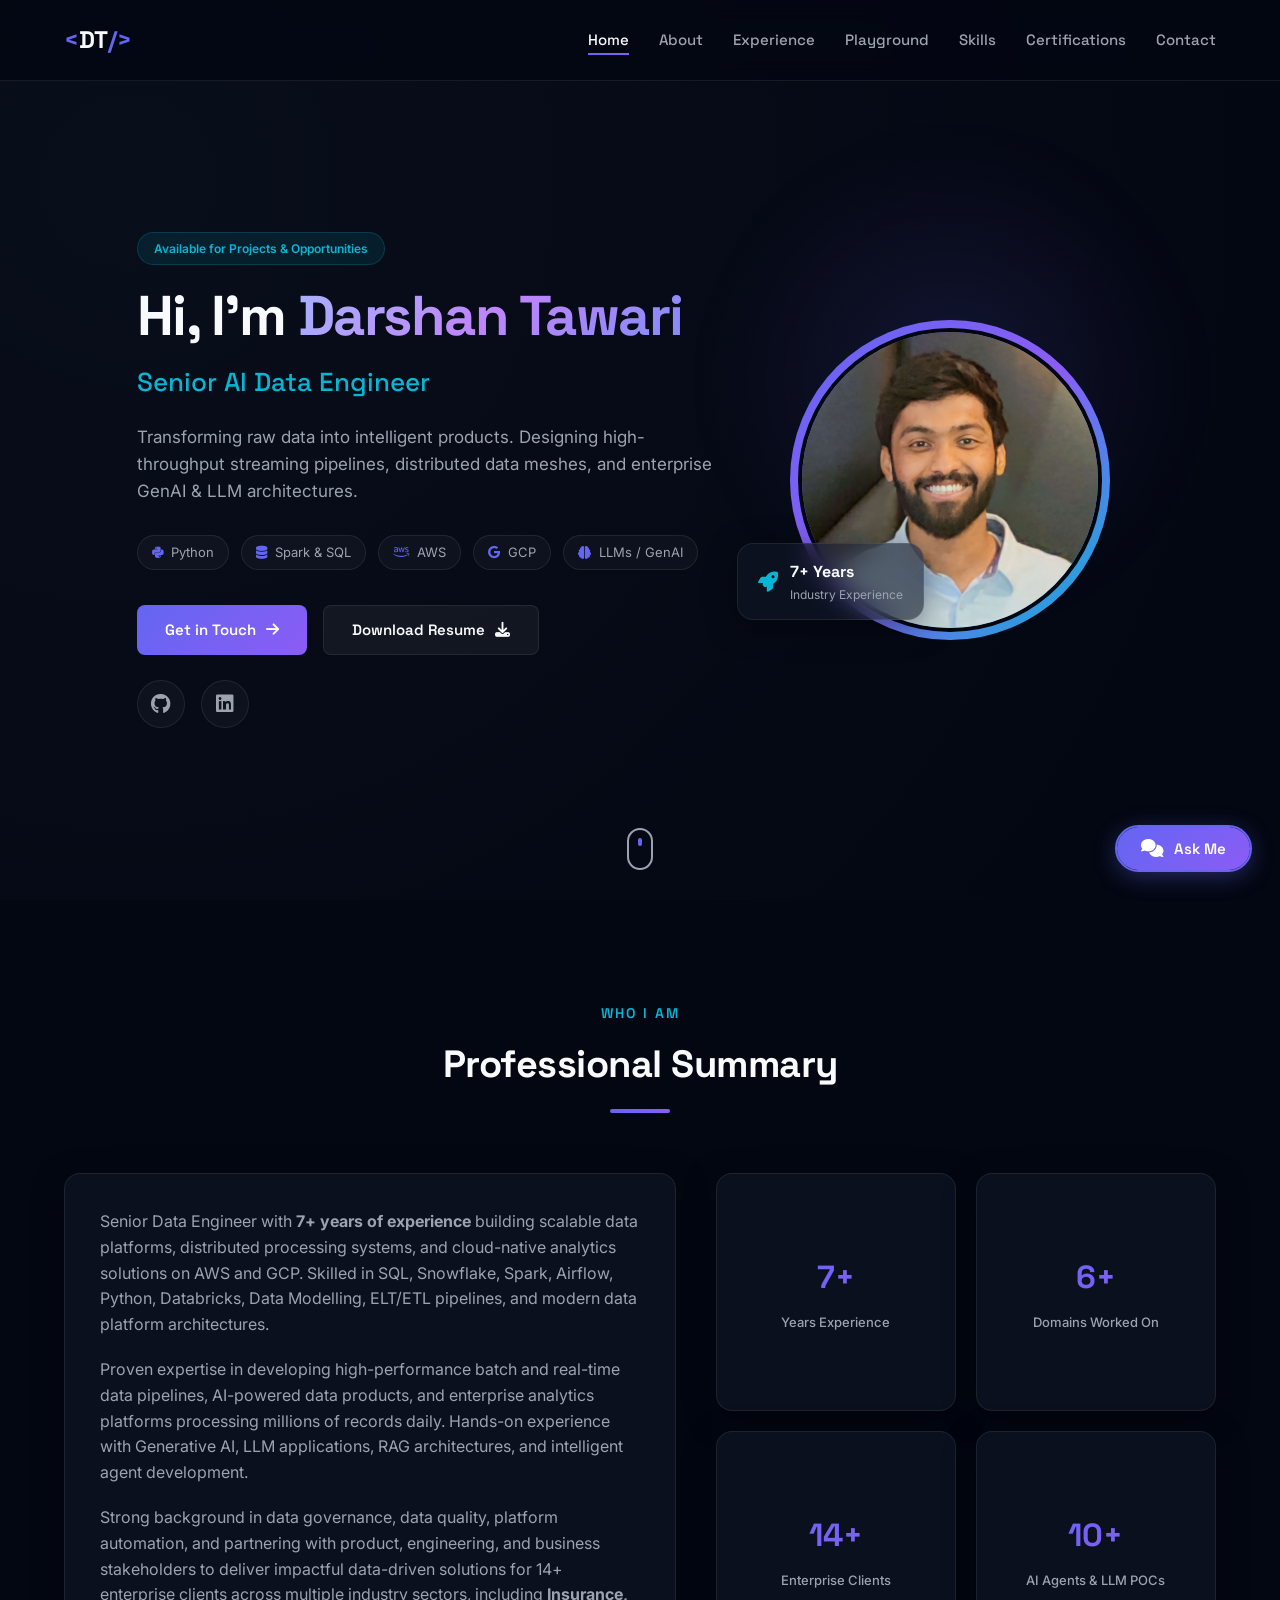
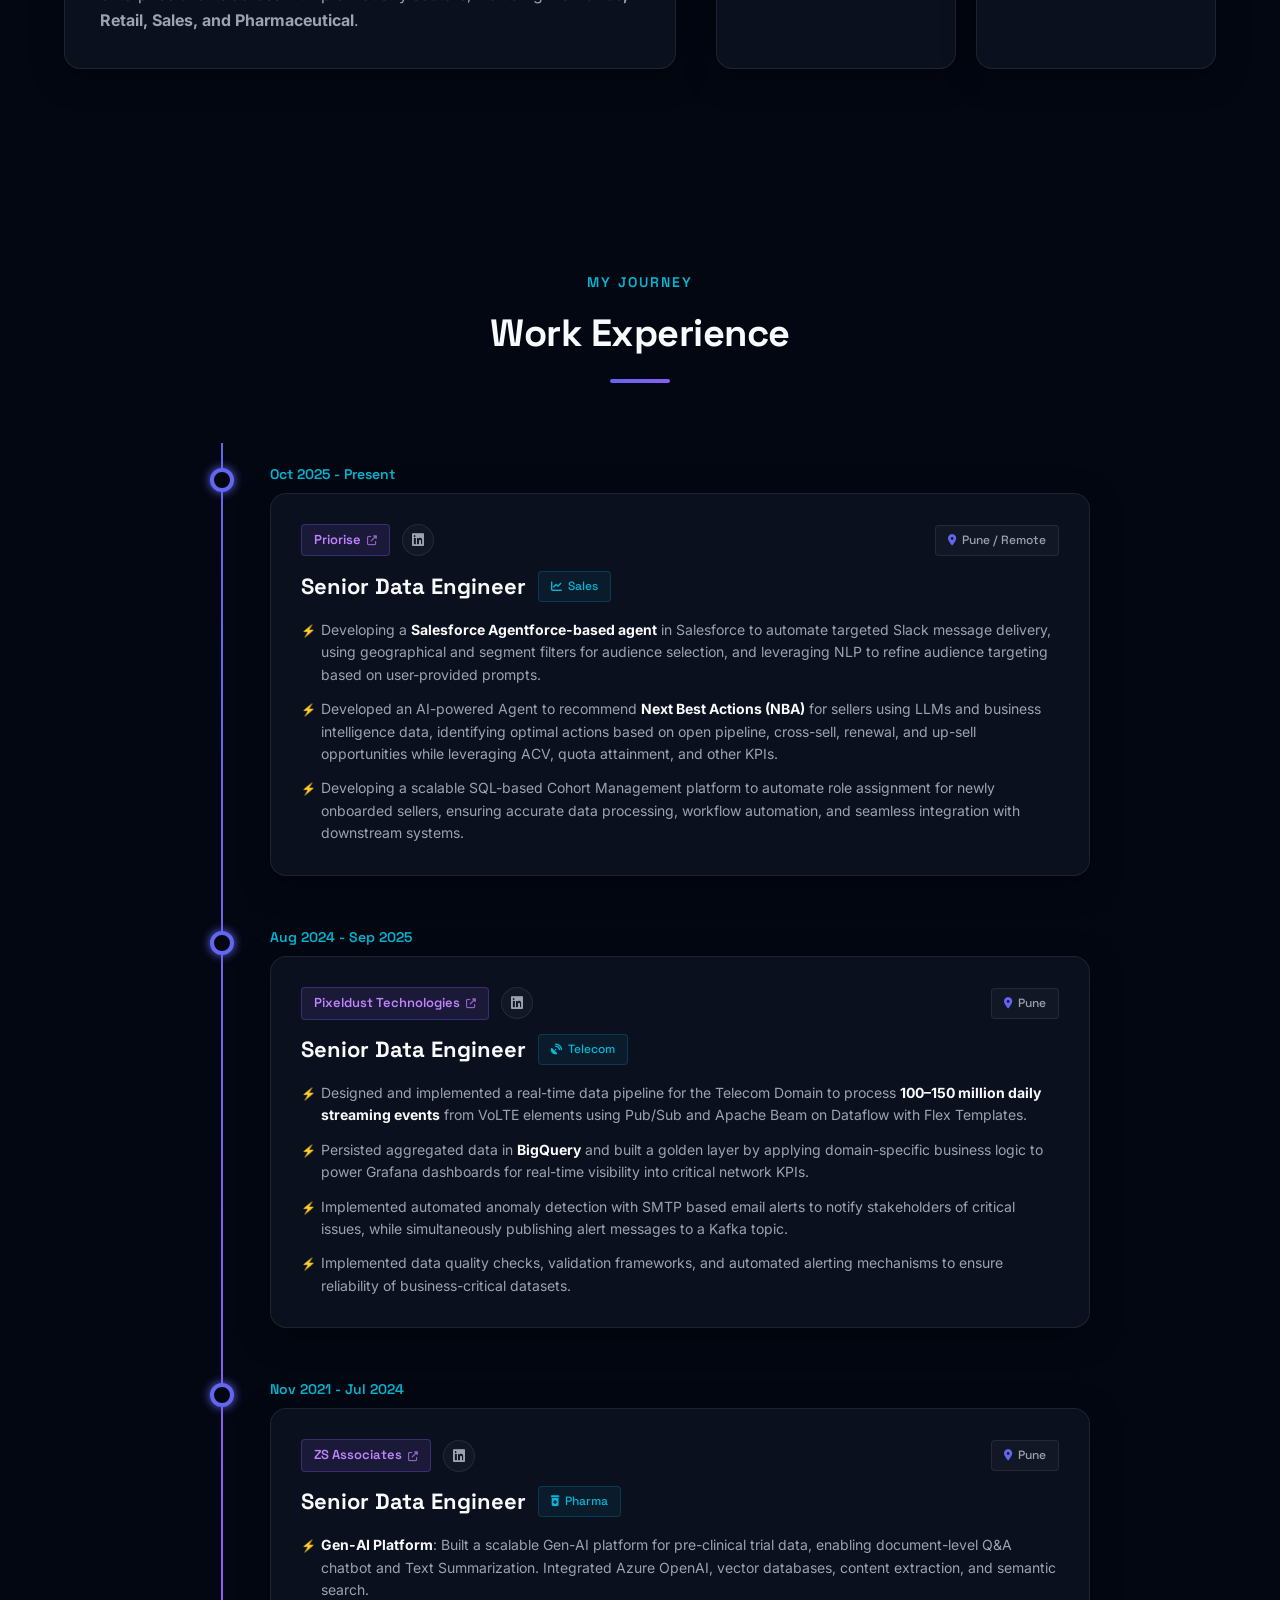
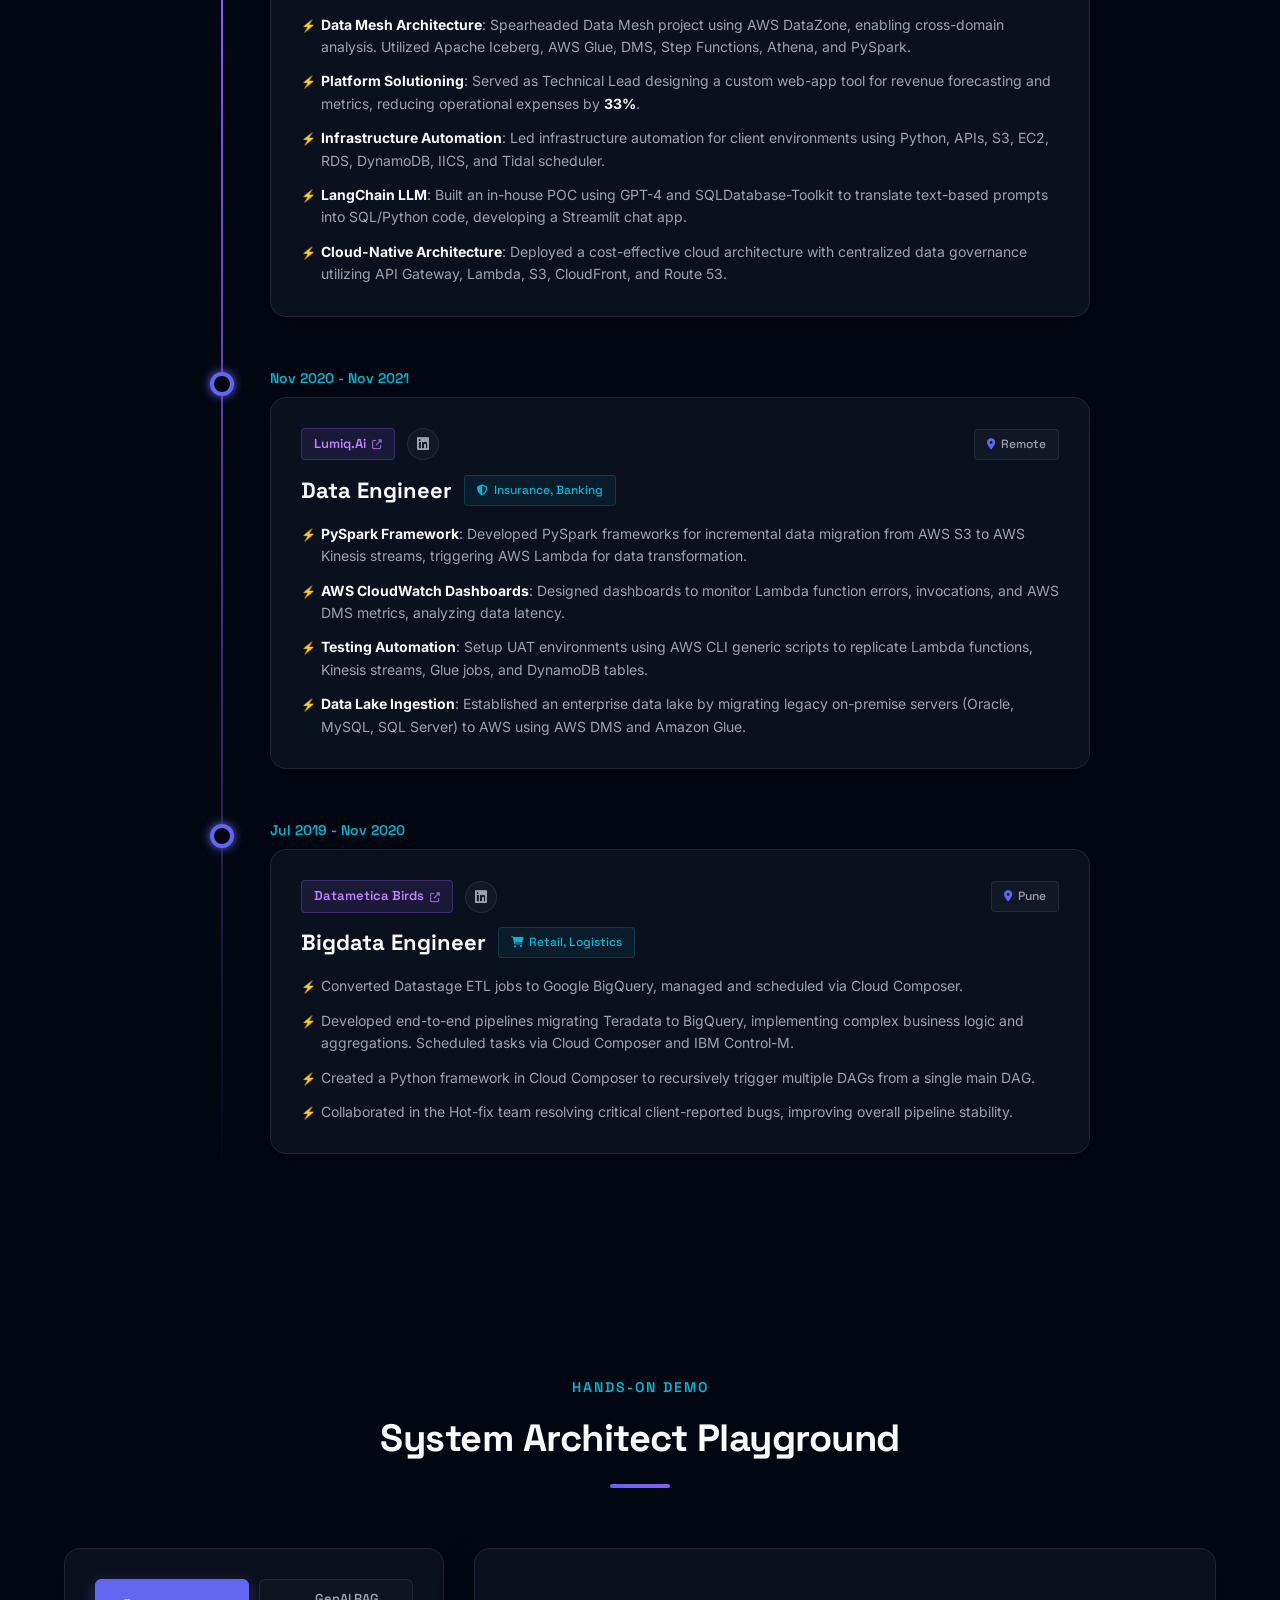
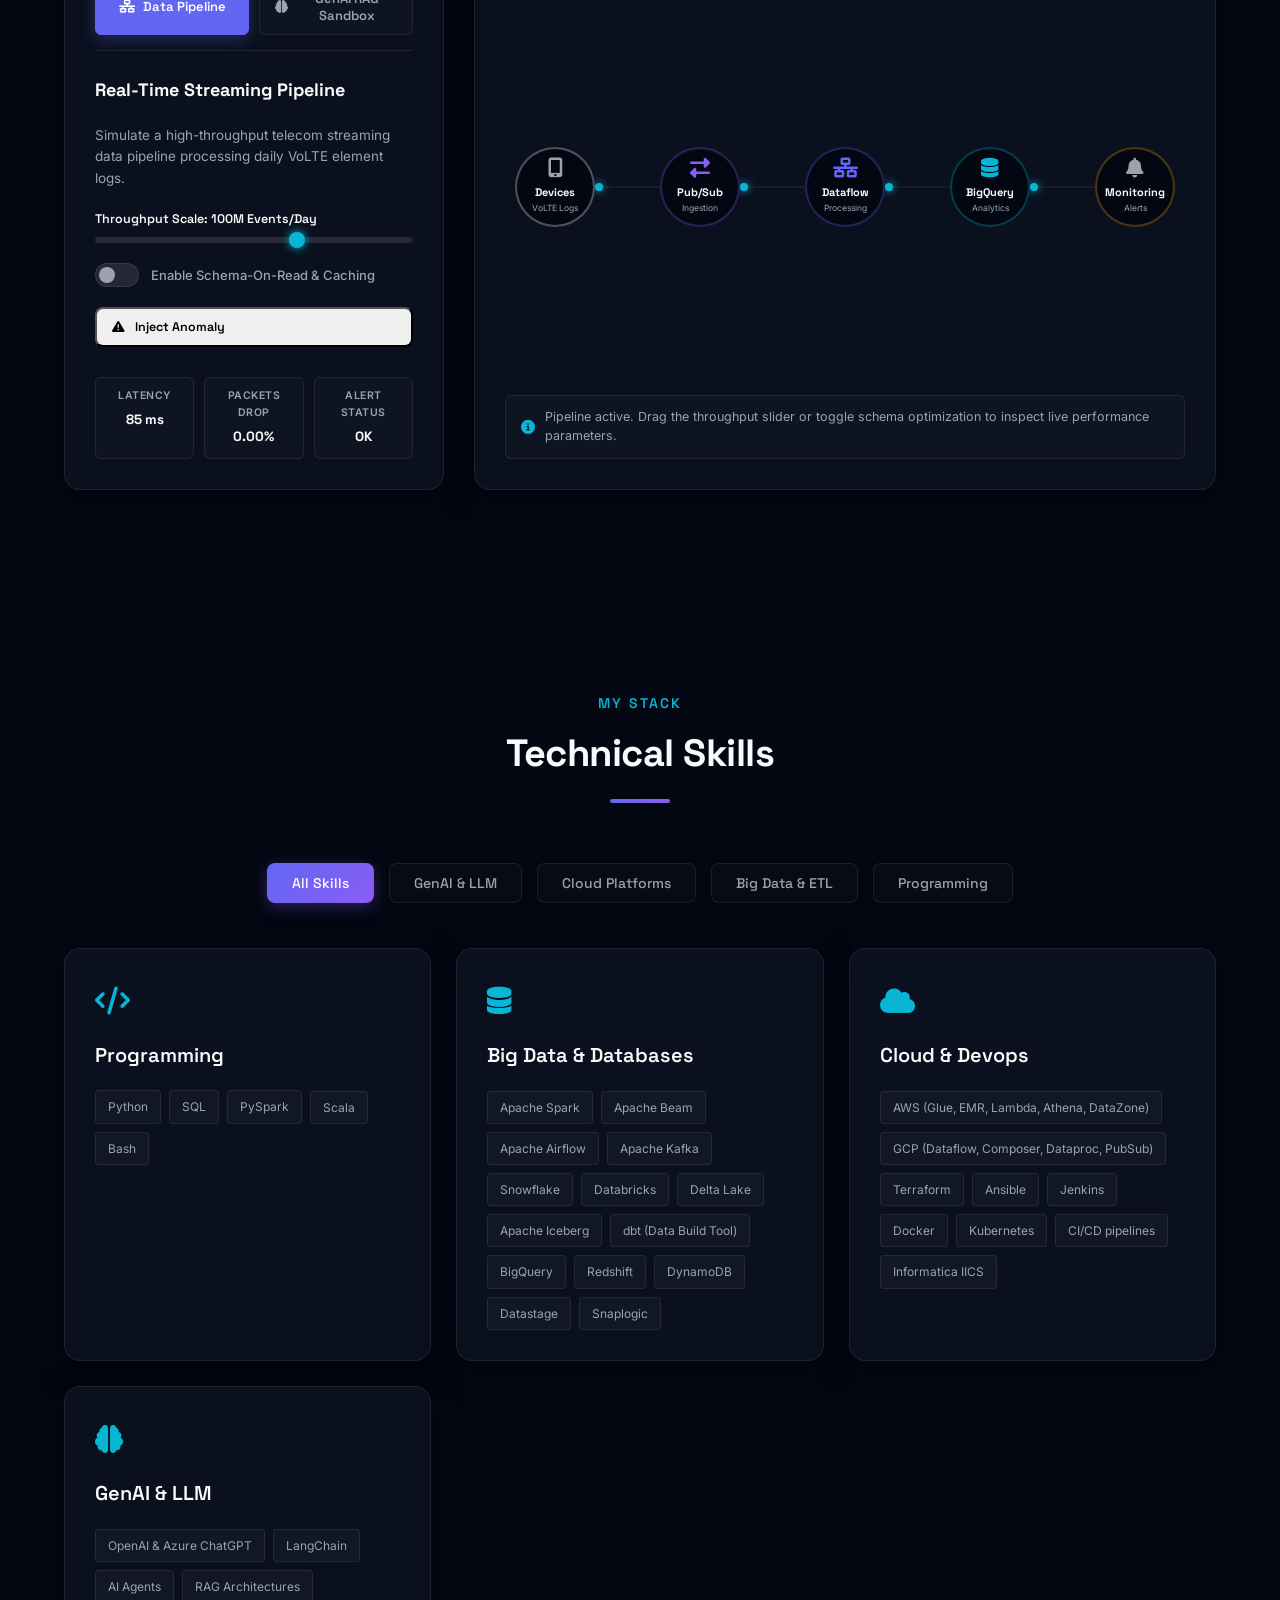
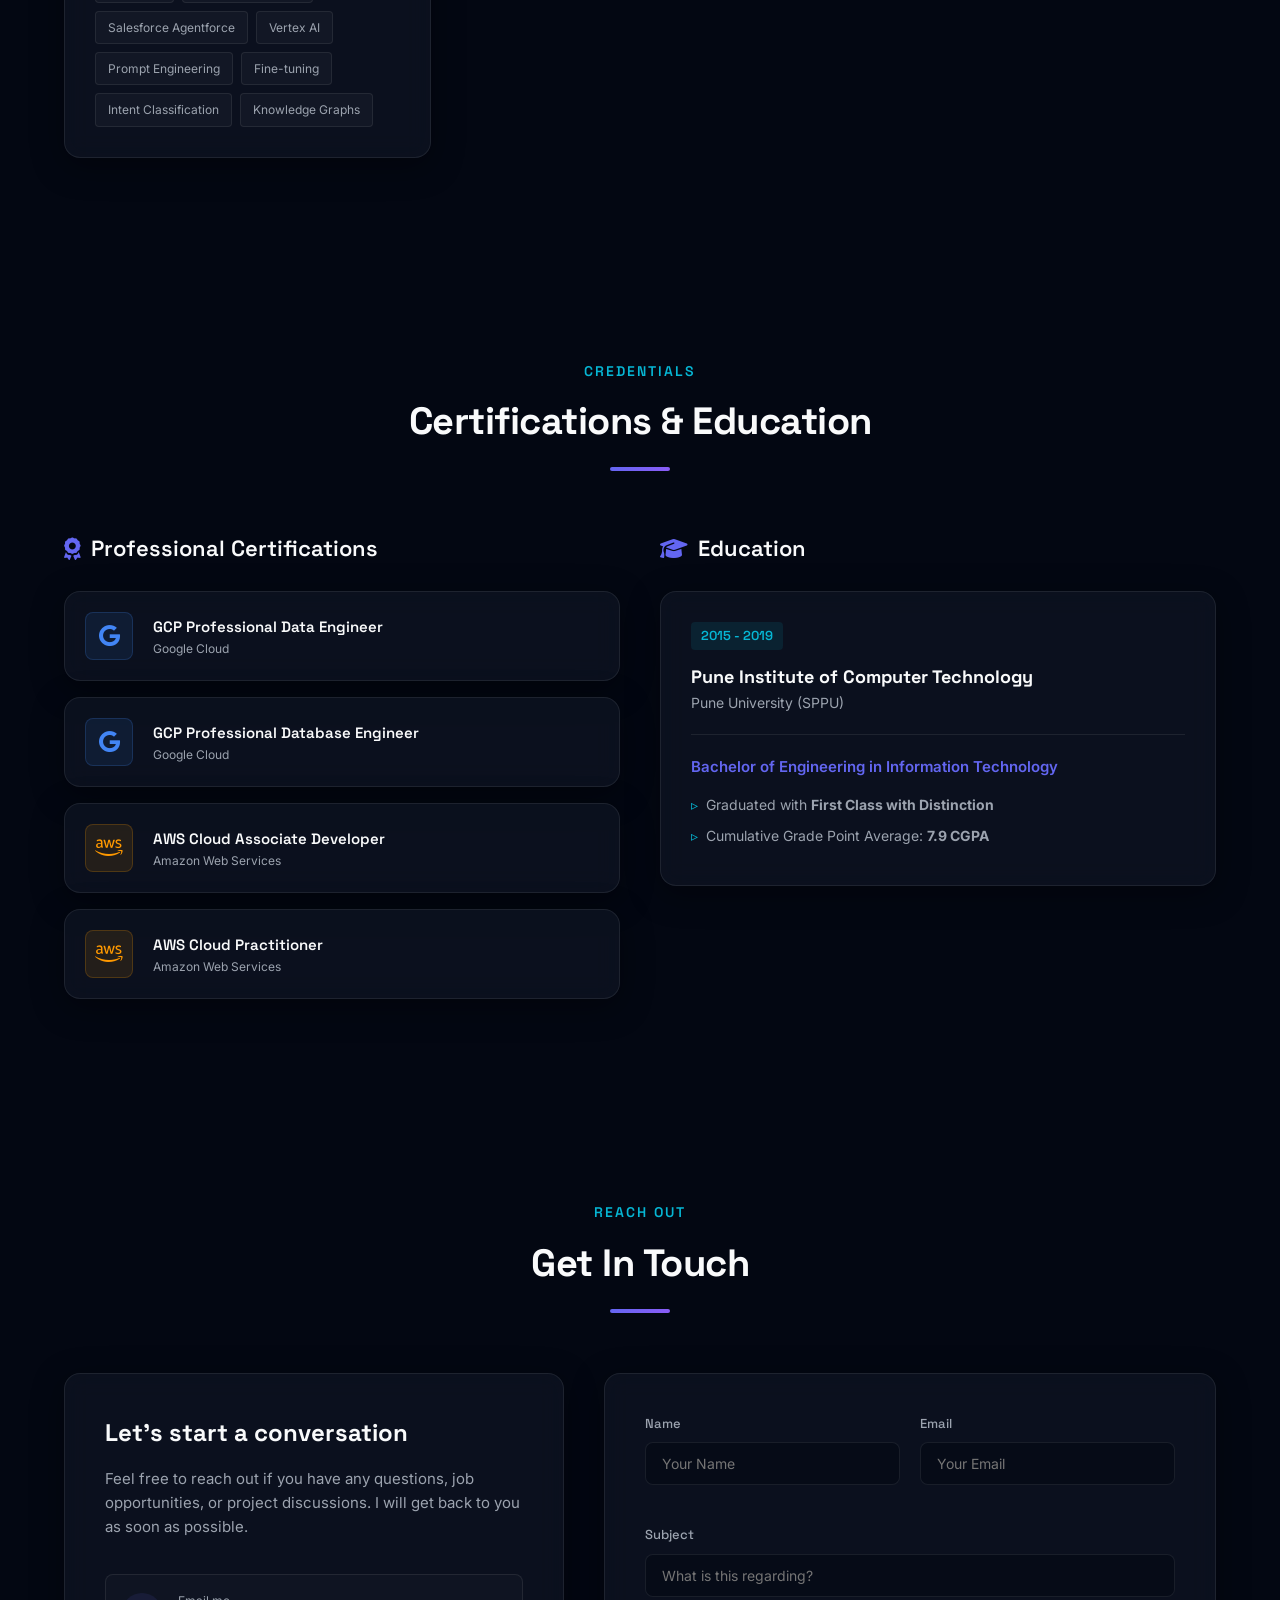
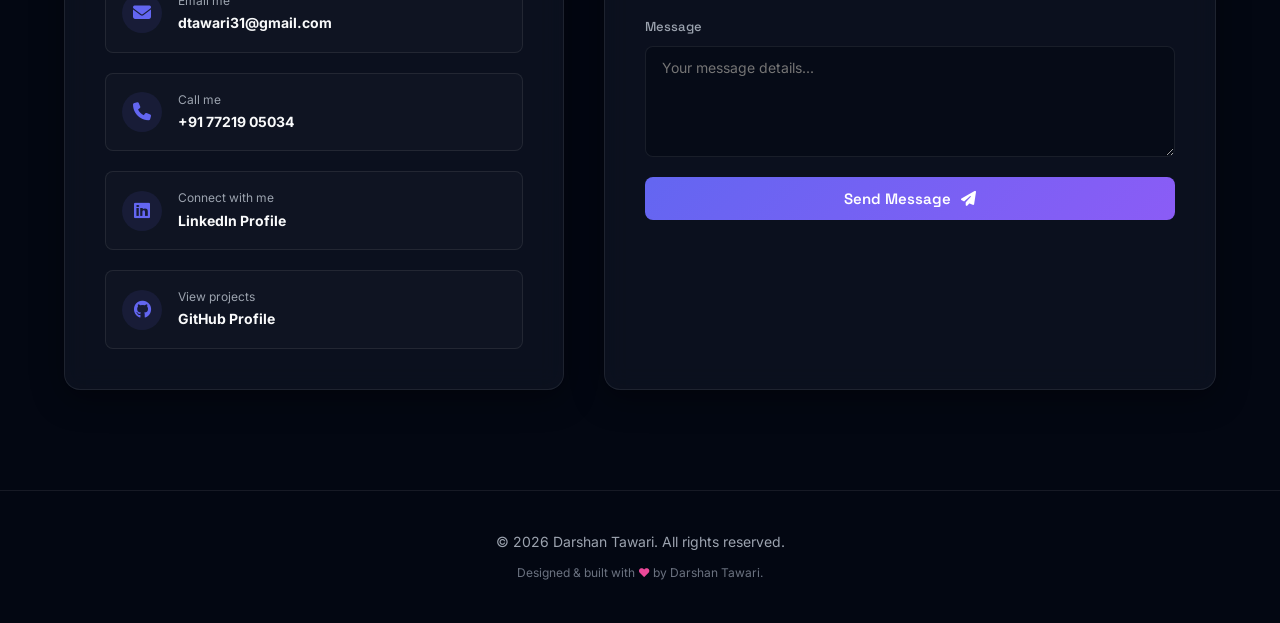
<file: index.html>
<!DOCTYPE html>
<html lang="en">
<head>
    <meta charset="UTF-8">
    <meta name="viewport" content="width=device-width, initial-scale=1.0">
    <meta name="description" content="Darshan Tawari - Senior AI Data Engineer portfolio. Specialized in Spark, SQL, Python, AWS, GCP, GenAI, and LLMs with 7+ years of experience.">
    <title>Darshan Tawari | Senior AI Data Engineer</title>
    <link rel="icon" type="image/svg+xml" href="data:image/svg+xml,%3Csvg xmlns='http://www.w3.org/2000/svg' viewBox='0 0 100 100'%3E%3Ccircle cx='50' cy='50' r='48' fill='%23030712' stroke='%238b5cf6' stroke-width='4'/%3E%3Ctext x='50%25' y='58%25' dominant-baseline='middle' text-anchor='middle' font-family='sans-serif' font-size='32' font-weight='bold' fill='%23ffffff'%3E%3Ctspan fill='%238b5cf6'%3E%26lt;%3C/tspan%3EDT%3Ctspan fill='%2306b6d4'%3E/%26gt;%3C/tspan%3E%3C/text%3E%3C/svg%3E">
    <link rel="stylesheet" href="style.css">
    <!-- Google Fonts -->
    <link href="https://fonts.googleapis.com/css2?family=Space+Grotesk:wght@400;500;600;700&family=Inter:wght@300;400;500;600;700&display=swap" rel="stylesheet">
    <!-- Font Awesome Icons -->
    <link rel="stylesheet" href="https://cdnjs.cloudflare.com/ajax/libs/font-awesome/6.4.0/css/all.min.css">
</head>
<body class="dark-theme">
    <!-- Navigation -->
    <nav class="navbar" id="navbar">
        <div class="container nav-container">
            <a href="#home" class="logo">
                <span class="logo-accent">&lt;</span>DT<span class="logo-accent"> /&gt;</span>
            </a>
            <div class="nav-menu" id="navMenu">
                <ul class="nav-links">
                    <li><a href="#home" class="nav-link active">Home</a></li>
                    <li><a href="#about" class="nav-link">About</a></li>
                    <li><a href="#experience" class="nav-link">Experience</a></li>
                    <li><a href="#playground" class="nav-link">Playground</a></li>
                    <li><a href="#skills" class="nav-link">Skills</a></li>
                    <li><a href="#certifications" class="nav-link">Certifications</a></li>
                    <li><a href="#contact" class="nav-link">Contact</a></li>
                </ul>
            </div>
            <button class="mobile-nav-toggle" id="mobileNavToggle" aria-label="Toggle Navigation">
                <i class="fas fa-bars"></i>
            </button>
        </div>
    </nav>

    <!-- Hero Section -->
    <header id="home" class="hero-section">
        <div class="hero-bg-glow"></div>
        <div class="container hero-grid">
            <div class="hero-info">
                <span class="badge">Available for Projects & Opportunities</span>
                <h1 class="hero-title">
                    Hi, I'm <span class="gradient-text">Darshan Tawari</span>
                </h1>
                <h2 class="hero-subtitle">Senior AI Data Engineer</h2>
                <p class="hero-tagline">
                    Transforming raw data into intelligent products. Designing high-throughput streaming pipelines, distributed data meshes, and enterprise GenAI & LLM architectures.
                </p>
                <div class="tech-stack-ticker">
                    <span class="ticker-item"><i class="fab fa-python"></i> Python</span>
                    <span class="ticker-item"><i class="fas fa-database"></i> Spark & SQL</span>
                    <span class="ticker-item"><i class="fab fa-aws"></i> AWS</span>
                    <span class="ticker-item"><i class="fab fa-google"></i> GCP</span>
                    <span class="ticker-item"><i class="fas fa-brain"></i> LLMs / GenAI</span>
                </div>
                <div class="hero-actions">
                    <a href="#contact" class="btn btn-primary">Get in Touch <i class="fas fa-arrow-right"></i></a>
                    <a href="Darshan_Senior_Data_Engineer_Resume.pdf" class="btn btn-secondary" download>
                        Download Resume <i class="fas fa-download"></i>
                    </a>
                </div>
                <div class="hero-socials">
                    <a href="https://github.com/darshant31-dev" target="_blank" rel="noopener" aria-label="GitHub"><i class="fab fa-github"></i></a>
                    <a href="https://www.linkedin.com/in/dtawari31/" target="_blank" rel="noopener" aria-label="LinkedIn"><i class="fab fa-linkedin"></i></a>
                </div>
            </div>
            <div class="hero-visual">
                <div class="profile-image-container">
                    <div class="glowing-ring"></div>
                    <img src="Photo.jpg" alt="Darshan Tawari Profile Photo" class="profile-photo" onerror="this.style.display='none'; this.nextElementSibling.style.display='flex';">
                    <div class="profile-fallback" style="display:none;">
                        <span>DT</span>
                    </div>
                </div>
                <div class="stats-mini-card glass-card">
                    <i class="fas fa-rocket text-cyan"></i>
                    <div>
                        <h4>7+ Years</h4>
                        <p>Industry Experience</p>
                    </div>
                </div>
            </div>
        </div>
        <div class="scroll-indicator">
            <a href="#about" aria-label="Scroll Down">
                <span class="mouse">
                    <span class="wheel"></span>
                </span>
            </a>
        </div>
    </header>

    <!-- Summary / Stats Section -->
    <section id="about" class="section about-section">
        <div class="container">
            <div class="section-header">
                <span class="section-subtitle">Who I Am</span>
                <h2 class="section-title">Professional Summary</h2>
                <div class="underline"></div>
            </div>
            
            <div class="about-grid">
                <div class="about-text glass-card">
                    <p>
                        Senior Data Engineer with <strong>7+ years of experience</strong> building scalable data platforms, distributed processing systems, and cloud-native analytics solutions on AWS and GCP. Skilled in SQL, Snowflake, Spark, Airflow, Python, Databricks, Data Modelling, ELT/ETL pipelines, and modern data platform architectures.
                    </p>
                    <p>
                        Proven expertise in developing high-performance batch and real-time data pipelines, AI-powered data products, and enterprise analytics platforms processing millions of records daily. Hands-on experience with Generative AI, LLM applications, RAG architectures, and intelligent agent development.
                    </p>
                    <p>
                        Strong background in data governance, data quality, platform automation, and partnering with product, engineering, and business stakeholders to deliver impactful data-driven solutions for 14+ enterprise clients across multiple industry sectors, including <strong>Insurance, Retail, Sales, and Pharmaceutical</strong>.
                    </p>
                </div>
                
                <div class="stats-grid">
                    <div class="stat-card glass-card">
                        <h3>7+</h3>
                        <p>Years Experience</p>
                    </div>
                    <div class="stat-card glass-card">
                        <h3>6+</h3>
                        <p>Domains Worked On</p>
                    </div>
                    <div class="stat-card glass-card">
                        <h3>14+</h3>
                        <p>Enterprise Clients</p>
                    </div>
                    <div class="stat-card glass-card">
                        <h3>10+</h3>
                        <p>AI Agents & LLM POCs</p>
                    </div>
                </div>
            </div>
        </div>
    </section>

    <!-- Chatbot moved to floating widget -->

    <!-- Experience Section -->
    <section id="experience" class="section experience-section">
        <div class="container">
            <div class="section-header">
                <span class="section-subtitle">My Journey</span>
                <h2 class="section-title">Work Experience</h2>
                <div class="underline"></div>
            </div>

            <div class="timeline">
                <!-- Timeline Item 1 -->
                <div class="timeline-item">
                    <div class="timeline-dot"></div>
                    <div class="timeline-date">Oct 2025 - Present</div>
                    <div class="timeline-content glass-card">
                        <div class="company-meta-row">
                            <a href="https://priorise.co" target="_blank" rel="noopener" class="company-badge-link" title="Visit Priorise Website">
                                <span class="company-badge">Priorise <i class="fas fa-external-link-alt"></i></span>
                            </a>
                            <a href="https://www.linkedin.com/company/letspriorise/" target="_blank" rel="noopener" class="company-linkedin-icon" aria-label="Priorise LinkedIn" title="View on LinkedIn">
                                <i class="fab fa-linkedin font-awesome-icon"></i>
                            </a>
                            <span class="location-tag"><i class="fas fa-map-marker-alt"></i> Pune / Remote</span>
                        </div>
                        <div class="role-row">
                            <h3 class="role-title">Senior Data Engineer</h3>
                            <span class="domain-tag"><i class="fas fa-chart-line"></i> Sales</span>
                        </div>
                        <ul class="role-highlights">
                            <li>Developing a <strong>Salesforce Agentforce-based agent</strong> in Salesforce to automate targeted Slack message delivery, using geographical and segment filters for audience selection, and leveraging NLP to refine audience targeting based on user-provided prompts.</li>
                            <li>Developed an AI-powered Agent to recommend <strong>Next Best Actions (NBA)</strong> for sellers using LLMs and business intelligence data, identifying optimal actions based on open pipeline, cross-sell, renewal, and up-sell opportunities while leveraging ACV, quota attainment, and other KPIs.</li>
                            <li>Developing a scalable SQL-based Cohort Management platform to automate role assignment for newly onboarded sellers, ensuring accurate data processing, workflow automation, and seamless integration with downstream systems.</li>
                        </ul>
                    </div>
                </div>

                <!-- Timeline Item 2 -->
                <div class="timeline-item">
                    <div class="timeline-dot"></div>
                    <div class="timeline-date">Aug 2024 - Sep 2025</div>
                    <div class="timeline-content glass-card">
                        <div class="company-meta-row">
                            <a href="https://pixeldust.in" target="_blank" rel="noopener" class="company-badge-link" title="Visit Pixeldust Website">
                                <span class="company-badge">Pixeldust Technologies <i class="fas fa-external-link-alt"></i></span>
                            </a>
                            <a href="https://www.linkedin.com/company/pixeldust-tech/" target="_blank" rel="noopener" class="company-linkedin-icon" aria-label="Pixeldust Technologies LinkedIn" title="View on LinkedIn">
                                <i class="fab fa-linkedin font-awesome-icon"></i>
                            </a>
                            <span class="location-tag"><i class="fas fa-map-marker-alt"></i> Pune</span>
                        </div>
                        <div class="role-row">
                            <h3 class="role-title">Senior Data Engineer</h3>
                            <span class="domain-tag"><i class="fas fa-satellite-dish"></i> Telecom</span>
                        </div>
                        <ul class="role-highlights">
                            <li>Designed and implemented a real-time data pipeline for the Telecom Domain to process <strong>100–150 million daily streaming events</strong> from VoLTE elements using Pub/Sub and Apache Beam on Dataflow with Flex Templates.</li>
                            <li>Persisted aggregated data in <strong>BigQuery</strong> and built a golden layer by applying domain-specific business logic to power Grafana dashboards for real-time visibility into critical network KPIs.</li>
                            <li>Implemented automated anomaly detection with SMTP based email alerts to notify stakeholders of critical issues, while simultaneously publishing alert messages to a Kafka topic.</li>
                            <li>Implemented data quality checks, validation frameworks, and automated alerting mechanisms to ensure reliability of business-critical datasets.</li>
                        </ul>
                    </div>
                </div>

                <!-- Timeline Item 3 -->
                <div class="timeline-item">
                    <div class="timeline-dot"></div>
                    <div class="timeline-date">Nov 2021 - Jul 2024</div>
                    <div class="timeline-content glass-card">
                        <div class="company-meta-row">
                            <a href="https://www.zs.com" target="_blank" rel="noopener" class="company-badge-link" title="Visit ZS Associates Website">
                                <span class="company-badge">ZS Associates <i class="fas fa-external-link-alt"></i></span>
                            </a>
                            <a href="https://www.linkedin.com/company/zs-associates/" target="_blank" rel="noopener" class="company-linkedin-icon" aria-label="ZS Associates LinkedIn" title="View on LinkedIn">
                                <i class="fab fa-linkedin font-awesome-icon"></i>
                            </a>
                            <span class="location-tag"><i class="fas fa-map-marker-alt"></i> Pune</span>
                        </div>
                        <div class="role-row">
                            <h3 class="role-title">Senior Data Engineer</h3>
                            <span class="domain-tag"><i class="fas fa-prescription-bottle-alt"></i> Pharma</span>
                        </div>
                        <ul class="role-highlights">
                            <li><strong>Gen-AI Platform</strong>: Built a scalable Gen-AI platform for pre-clinical trial data, enabling document-level Q&A chatbot and Text Summarization. Integrated Azure OpenAI, vector databases, content extraction, and semantic search.</li>
                            <li><strong>Data Mesh Architecture</strong>: Spearheaded Data Mesh project using AWS DataZone, enabling cross-domain analysis. Utilized Apache Iceberg, AWS Glue, DMS, Step Functions, Athena, and PySpark.</li>
                            <li><strong>Platform Solutioning</strong>: Served as Technical Lead designing a custom web-app tool for revenue forecasting and metrics, reducing operational expenses by <strong>33%</strong>.</li>
                            <li><strong>Infrastructure Automation</strong>: Led infrastructure automation for client environments using Python, APIs, S3, EC2, RDS, DynamoDB, IICS, and Tidal scheduler.</li>
                            <li><strong>LangChain LLM</strong>: Built an in-house POC using GPT-4 and SQLDatabase-Toolkit to translate text-based prompts into SQL/Python code, developing a Streamlit chat app.</li>
                            <li><strong>Cloud-Native Architecture</strong>: Deployed a cost-effective cloud architecture with centralized data governance utilizing API Gateway, Lambda, S3, CloudFront, and Route 53.</li>
                        </ul>
                    </div>
                </div>

                <!-- Timeline Item 4 -->
                <div class="timeline-item">
                    <div class="timeline-dot"></div>
                    <div class="timeline-date">Nov 2020 - Nov 2021</div>
                    <div class="timeline-content glass-card">
                        <div class="company-meta-row">
                            <a href="https://lumiq.ai" target="_blank" rel="noopener" class="company-badge-link" title="Visit Lumiq.Ai Website">
                                <span class="company-badge">Lumiq.Ai <i class="fas fa-external-link-alt"></i></span>
                            </a>
                            <a href="https://www.linkedin.com/company/lumiqai/" target="_blank" rel="noopener" class="company-linkedin-icon" aria-label="Lumiq.Ai LinkedIn" title="View on LinkedIn">
                                <i class="fab fa-linkedin font-awesome-icon"></i>
                            </a>
                            <span class="location-tag"><i class="fas fa-map-marker-alt"></i> Remote</span>
                        </div>
                        <div class="role-row">
                            <h3 class="role-title">Data Engineer</h3>
                            <span class="domain-tag"><i class="fas fa-shield-alt"></i> Insurance, Banking</span>
                        </div>
                        <ul class="role-highlights">
                            <li><strong>PySpark Framework</strong>: Developed PySpark frameworks for incremental data migration from AWS S3 to AWS Kinesis streams, triggering AWS Lambda for data transformation.</li>
                            <li><strong>AWS CloudWatch Dashboards</strong>: Designed dashboards to monitor Lambda function errors, invocations, and AWS DMS metrics, analyzing data latency.</li>
                            <li><strong>Testing Automation</strong>: Setup UAT environments using AWS CLI generic scripts to replicate Lambda functions, Kinesis streams, Glue jobs, and DynamoDB tables.</li>
                            <li><strong>Data Lake Ingestion</strong>: Established an enterprise data lake by migrating legacy on-premise servers (Oracle, MySQL, SQL Server) to AWS using AWS DMS and Amazon Glue.</li>
                        </ul>
                    </div>
                </div>

                <!-- Timeline Item 5 -->
                <div class="timeline-item">
                    <div class="timeline-dot"></div>
                    <div class="timeline-date">Jul 2019 - Nov 2020</div>
                    <div class="timeline-content glass-card">
                        <div class="company-meta-row">
                            <a href="https://www.datametica.com" target="_blank" rel="noopener" class="company-badge-link" title="Visit Datametica Website">
                                <span class="company-badge">Datametica Birds <i class="fas fa-external-link-alt"></i></span>
                            </a>
                            <a href="https://www.linkedin.com/company/datametica-birds/" target="_blank" rel="noopener" class="company-linkedin-icon" aria-label="Datametica Birds LinkedIn" title="View on LinkedIn">
                                <i class="fab fa-linkedin font-awesome-icon"></i>
                            </a>
                            <span class="location-tag"><i class="fas fa-map-marker-alt"></i> Pune</span>
                        </div>
                        <div class="role-row">
                            <h3 class="role-title">Bigdata Engineer</h3>
                            <span class="domain-tag"><i class="fas fa-shopping-cart"></i> Retail, Logistics</span>
                        </div>
                        <ul class="role-highlights">
                            <li>Converted Datastage ETL jobs to Google BigQuery, managed and scheduled via Cloud Composer.</li>
                            <li>Developed end-to-end pipelines migrating Teradata to BigQuery, implementing complex business logic and aggregations. Scheduled tasks via Cloud Composer and IBM Control-M.</li>
                            <li>Created a Python framework in Cloud Composer to recursively trigger multiple DAGs from a single main DAG.</li>
                            <li>Collaborated in the Hot-fix team resolving critical client-reported bugs, improving overall pipeline stability.</li>
                        </ul>
                    </div>
                </div>
            </div>
        </div>
    </section>

    <!-- Interactive Playground Section -->
    <section id="playground" class="section playground-section">
        <div class="container">
            <div class="section-header">
                <span class="section-subtitle">Hands-On Demo</span>
                <h2 class="section-title">System Architect Playground</h2>
                <div class="underline"></div>
            </div>

            <div class="playground-layout">
                <!-- Playground Sidebar / Controls -->
                <div class="playground-controls glass-card">
                    <div class="playground-tabs">
                        <button class="playground-tab-btn active" data-playtab="pipeline">
                            <i class="fas fa-network-wired"></i> Data Pipeline
                        </button>
                        <button class="playground-tab-btn" data-playtab="rag">
                            <i class="fas fa-brain"></i> GenAI RAG Sandbox
                        </button>
                    </div>

                    <!-- Pipeline Tab Controls -->
                    <div class="playground-tab-content active" id="playtab-pipeline">
                        <h3>Real-Time Streaming Pipeline</h3>
                        <p class="playground-desc">Simulate a high-throughput telecom streaming data pipeline processing daily VoLTE element logs.</p>
                        
                        <div class="control-group">
                            <label>Throughput Scale: <span id="pipeline-scale-label">100M</span> Events/Day</label>
                            <input type="range" id="pipeline-throughput-slider" min="10" max="150" value="100" class="control-slider">
                        </div>

                        <div class="control-group toggle-group">
                            <label class="toggle-switch">
                                <input type="checkbox" id="pipeline-optimize-toggle">
                                <span class="toggle-slider"></span>
                            </label>
                            <span class="toggle-label-text">Enable Schema-On-Read & Caching</span>
                        </div>

                        <div class="playground-actions">
                            <button id="btn-inject-anomaly" class="btn btn-warning">
                                <i class="fas fa-exclamation-triangle"></i> Inject Anomaly
                            </button>
                            <button id="btn-reset-pipeline" class="btn btn-outline" style="display:none;">
                                <i class="fas fa-sync-alt"></i> Reset Flow
                            </button>
                        </div>

                        <div class="pipeline-metrics">
                            <div class="metric-card">
                                <span class="metric-title">Latency</span>
                                <span class="metric-value" id="metric-latency">85 ms</span>
                            </div>
                            <div class="metric-card">
                                <span class="metric-title">Packets Drop</span>
                                <span class="metric-value" id="metric-drops">0.00%</span>
                            </div>
                            <div class="metric-card">
                                <span class="metric-title">Alert Status</span>
                                <span class="metric-value text-success" id="metric-alerts">OK</span>
                            </div>
                        </div>
                    </div>

                    <!-- RAG Tab Controls -->
                    <div class="playground-tab-content" id="playtab-rag">
                        <h3>GenAI Resume Q&A Sandbox</h3>
                        <p class="playground-desc">Simulate how a vector search & LLM Retrieval-Augmented Generation pipeline parses Darshan's resume.</p>

                        <div class="control-group">
                            <label>LLM Temperature (Creativity): <span id="rag-temp-label">0.2</span></label>
                            <input type="range" id="rag-temperature-slider" min="0" max="10" value="2" class="control-slider">
                        </div>

                        <div class="control-group">
                            <label>Sample Prompts:</label>
                            <div class="prompt-presets">
                                <button class="btn-preset-prompt">What did Darshan build at ZS?</button>
                                <button class="btn-preset-prompt">Does he know AWS & PySpark?</button>
                                <button class="btn-preset-prompt">Show his cloud certifications.</button>
                            </div>
                        </div>

                        <div class="search-box-container">
                            <input type="text" id="rag-query-input" placeholder="Type or click a preset prompt..." class="rag-search-input">
                            <button id="btn-run-rag" class="btn btn-primary"><i class="fas fa-play"></i> Run RAG</button>
                        </div>
                    </div>
                </div>

                <!-- Playground Output / Screen -->
                <div class="playground-viewer glass-card">
                    <!-- Pipeline Viewer Screen -->
                    <div class="viewer-screen active" id="view-pipeline">
                        <div class="pipeline-canvas-container">
                            <div class="pipeline-node node-source" data-label="Data Source">
                                <i class="fas fa-mobile-alt font-awesome-icon"></i>
                                <span class="node-title">Devices</span>
                                <span class="node-sub">VoLTE Logs</span>
                            </div>

                            <div class="pipeline-connector">
                                <div class="packet-flow" id="flow-1"></div>
                            </div>

                            <div class="pipeline-node node-pubsub" data-label="GCP Pub/Sub">
                                <i class="fas fa-exchange-alt font-awesome-icon"></i>
                                <span class="node-title">Pub/Sub</span>
                                <span class="node-sub">Ingestion</span>
                            </div>

                            <div class="pipeline-connector">
                                <div class="packet-flow" id="flow-2"></div>
                            </div>

                            <div class="pipeline-node node-beam" data-label="Apache Beam">
                                <i class="fas fa-network-wired font-awesome-icon"></i>
                                <span class="node-title">Dataflow</span>
                                <span class="node-sub">Processing</span>
                            </div>

                            <div class="pipeline-connector">
                                <div class="packet-flow" id="flow-3"></div>
                            </div>

                            <div class="pipeline-node node-bq" data-label="Google BigQuery">
                                <i class="fas fa-database font-awesome-icon"></i>
                                <span class="node-title">BigQuery</span>
                                <span class="node-sub">Analytics</span>
                            </div>

                            <div class="pipeline-connector">
                                <div class="packet-flow" id="flow-4"></div>
                            </div>

                            <div class="pipeline-node node-alerts" data-label="Grafana Dashboard">
                                <i class="fas fa-bell font-awesome-icon"></i>
                                <span class="node-title">Monitoring</span>
                                <span class="node-sub">Alerts</span>
                            </div>
                        </div>

                        <!-- Pipeline Info Banner -->
                        <div class="pipeline-info-banner" id="pipeline-status-banner">
                            <i class="fas fa-info-circle font-awesome-icon"></i> Pipeline active. Drag the throughput slider or toggle schema optimization to inspect live performance parameters.
                        </div>
                    </div>

                    <!-- RAG Viewer Screen -->
                    <div class="viewer-screen" id="view-rag">
                        <div class="rag-steps-container">
                            <!-- Step 1: Query Input -->
                            <div class="rag-step" id="step-query">
                                <div class="step-num">1</div>
                                <div class="step-details">
                                    <h4>Embedding Conversion</h4>
                                    <div class="step-content text-muted" id="rag-step-1-content">Awaiting search query...</div>
                                </div>
                            </div>

                            <!-- Step 2: Vector DB -->
                            <div class="rag-step" id="step-vector">
                                <div class="step-num">2</div>
                                <div class="step-details">
                                    <h4>Vector DB Similarity Search (Top-K Chunks)</h4>
                                    <div class="step-content text-muted" id="rag-step-2-content">Awaiting similarity matches...</div>
                                </div>
                            </div>

                            <!-- Step 3: Prompt Construction -->
                            <div class="rag-step" id="step-prompt">
                                <div class="step-num">3</div>
                                <div class="step-details">
                                    <h4>Augmented Prompt Template</h4>
                                    <div class="step-content text-muted" id="rag-step-3-content">Awaiting context assembly...</div>
                                </div>
                            </div>

                            <!-- Step 4: Generation Output -->
                            <div class="rag-step" id="step-generation">
                                <div class="step-num">4</div>
                                <div class="step-details">
                                    <h4>LLM Text Generation (Response)</h4>
                                    <div class="step-content-box" id="rag-output-box">
                                        <div class="empty-state">Output text will print character-by-character here...</div>
                                    </div>
                                </div>
                            </div>
                        </div>
                    </div>
                </div>
            </div>
        </div>
    </section>

    <!-- Skills Section -->
    <section id="skills" class="section skills-section">
        <div class="container">
            <div class="section-header">
                <span class="section-subtitle">My Stack</span>
                <h2 class="section-title">Technical Skills</h2>
                <div class="underline"></div>
            </div>

            <!-- Tab Buttons -->
            <div class="skills-tab-nav">
                <button class="tab-btn active" data-tab="all">All Skills</button>
                <button class="tab-btn" data-tab="genai">GenAI & LLM</button>
                <button class="tab-btn" data-tab="cloud">Cloud Platforms</button>
                <button class="tab-btn" data-tab="bigdata">Big Data & ETL</button>
                <button class="tab-btn" data-tab="programming">Programming</button>
            </div>

            <!-- Skills Grid -->
            <div class="skills-tab-content">
                <!-- Group 1: Programming -->
                <div class="skill-category-card glass-card" data-category="programming">
                    <div class="card-icon"><i class="fas fa-code"></i></div>
                    <h3>Programming</h3>
                    <div class="skill-tags">
                        <span class="skill-tag">Python</span>
                        <span class="skill-tag">SQL</span>
                        <span class="skill-tag">PySpark</span>
                        <span class="skill-tag">Scala</span>
                        <span class="skill-tag">Bash</span>
                    </div>
                </div>

                <!-- Group 2: Big Data & ETL -->
                <div class="skill-category-card glass-card" data-category="bigdata">
                    <div class="card-icon"><i class="fas fa-database"></i></div>
                    <h3>Big Data & Databases</h3>
                    <div class="skill-tags">
                        <span class="skill-tag">Apache Spark</span>
                        <span class="skill-tag">Apache Beam</span>
                        <span class="skill-tag">Apache Airflow</span>
                        <span class="skill-tag">Apache Kafka</span>
                        <span class="skill-tag">Snowflake</span>
                        <span class="skill-tag">Databricks</span>
                        <span class="skill-tag">Delta Lake</span>
                        <span class="skill-tag">Apache Iceberg</span>
                        <span class="skill-tag">dbt (Data Build Tool)</span>
                        <span class="skill-tag">BigQuery</span>
                        <span class="skill-tag">Redshift</span>
                        <span class="skill-tag">DynamoDB</span>
                        <span class="skill-tag">Datastage</span>
                        <span class="skill-tag">Snaplogic</span>
                    </div>
                </div>

                <!-- Group 3: Cloud Platforms -->
                <div class="skill-category-card glass-card" data-category="cloud">
                    <div class="card-icon"><i class="fas fa-cloud"></i></div>
                    <h3>Cloud & Devops</h3>
                    <div class="skill-tags">
                        <span class="skill-tag">AWS (Glue, EMR, Lambda, Athena, DataZone)</span>
                        <span class="skill-tag">GCP (Dataflow, Composer, Dataproc, PubSub)</span>
                        <span class="skill-tag">Terraform</span>
                        <span class="skill-tag">Ansible</span>
                        <span class="skill-tag">Jenkins</span>
                        <span class="skill-tag">Docker</span>
                        <span class="skill-tag">Kubernetes</span>
                        <span class="skill-tag">CI/CD pipelines</span>
                        <span class="skill-tag">Informatica IICS</span>
                    </div>
                </div>

                <!-- Group 4: GenAI & LLM -->
                <div class="skill-category-card glass-card" data-category="genai">
                    <div class="card-icon"><i class="fas fa-brain"></i></div>
                    <h3>GenAI & LLM</h3>
                    <div class="skill-tags">
                        <span class="skill-tag">OpenAI & Azure ChatGPT</span>
                        <span class="skill-tag">LangChain</span>
                        <span class="skill-tag">AI Agents</span>
                        <span class="skill-tag">RAG Architectures</span>
                        <span class="skill-tag">Salesforce Agentforce</span>
                        <span class="skill-tag">Vertex AI</span>
                        <span class="skill-tag">Prompt Engineering</span>
                        <span class="skill-tag">Fine-tuning</span>
                        <span class="skill-tag">Intent Classification</span>
                        <span class="skill-tag">Knowledge Graphs</span>
                    </div>
                </div>
            </div>
        </div>
    </section>

    <!-- Certifications & Education Section -->
    <section id="certifications" class="section cert-edu-section">
        <div class="container">
            <div class="section-header">
                <span class="section-subtitle">Credentials</span>
                <h2 class="section-title">Certifications & Education</h2>
                <div class="underline"></div>
            </div>

            <div class="cert-edu-grid">
                <!-- Certifications Column -->
                <div class="cert-column">
                    <h3 class="sub-title"><i class="fas fa-award"></i> Professional Certifications</h3>
                    <div class="cert-list">
                        <div class="cert-item glass-card">
                            <div class="cert-icon-wrapper gcp">
                                <i class="fab fa-google"></i>
                            </div>
                            <div class="cert-info">
                                <h4>GCP Professional Data Engineer</h4>
                                <p>Google Cloud</p>
                            </div>
                        </div>
                        <div class="cert-item glass-card">
                            <div class="cert-icon-wrapper gcp">
                                <i class="fab fa-google"></i>
                            </div>
                            <div class="cert-info">
                                <h4>GCP Professional Database Engineer</h4>
                                <p>Google Cloud</p>
                            </div>
                        </div>
                        <div class="cert-item glass-card">
                            <div class="cert-icon-wrapper aws">
                                <i class="fab fa-aws"></i>
                            </div>
                            <div class="cert-info">
                                <h4>AWS Cloud Associate Developer</h4>
                                <p>Amazon Web Services</p>
                            </div>
                        </div>
                        <div class="cert-item glass-card">
                            <div class="cert-icon-wrapper aws">
                                <i class="fab fa-aws"></i>
                            </div>
                            <div class="cert-info">
                                <h4>AWS Cloud Practitioner</h4>
                                <p>Amazon Web Services</p>
                            </div>
                        </div>
                    </div>
                </div>

                <!-- Education Column -->
                <div class="edu-column">
                    <h3 class="sub-title"><i class="fas fa-graduation-cap"></i> Education</h3>
                    <div class="edu-card glass-card">
                        <div class="edu-header">
                            <span class="edu-duration">2015 - 2019</span>
                            <h4>Pune Institute of Computer Technology</h4>
                            <p class="university">Pune University (SPPU)</p>
                        </div>
                        <div class="edu-body">
                            <p class="degree">Bachelor of Engineering in Information Technology</p>
                            <ul class="edu-details">
                                <li>Graduated with <strong>First Class with Distinction</strong></li>
                                <li>Cumulative Grade Point Average: <strong>7.9 CGPA</strong></li>
                            </ul>
                        </div>
                    </div>
                </div>
            </div>
        </div>
    </section>

    <!-- Contact Section -->
    <section id="contact" class="section contact-section">
        <div class="container">
            <div class="section-header">
                <span class="section-subtitle">Reach Out</span>
                <h2 class="section-title">Get In Touch</h2>
                <div class="underline"></div>
            </div>

            <div class="contact-grid">
                <div class="contact-info-panel glass-card">
                    <h3>Let's start a conversation</h3>
                    <p>Feel free to reach out if you have any questions, job opportunities, or project discussions. I will get back to you as soon as possible.</p>
                    
                    <div class="contact-details">
                        <a href="mailto:dtawari31@gmail.com" class="contact-card-item">
                            <i class="fas fa-envelope"></i>
                            <div>
                                <span>Email me</span>
                                <strong>dtawari31@gmail.com</strong>
                            </div>
                        </a>
                        <a href="tel:+917721905034" class="contact-card-item">
                            <i class="fas fa-phone"></i>
                            <div>
                                <span>Call me</span>
                                <strong>+91 77219 05034</strong>
                            </div>
                        </a>
                        <a href="https://www.linkedin.com/in/dtawari31/" target="_blank" rel="noopener" class="contact-card-item">
                            <i class="fab fa-linkedin"></i>
                            <div>
                                <span>Connect with me</span>
                                <strong>LinkedIn Profile</strong>
                            </div>
                        </a>
                        <a href="https://github.com/darshant31-dev" target="_blank" rel="noopener" class="contact-card-item">
                            <i class="fab fa-github"></i>
                            <div>
                                <span>View projects</span>
                                <strong>GitHub Profile</strong>
                            </div>
                        </a>
                    </div>
                </div>

                <div class="contact-form-panel glass-card">
                    <form id="contactForm" action="https://formsubmit.co/dtawari31@gmail.com" method="POST">
                        <div class="form-row">
                            <div class="form-group">
                                <label for="formName">Name</label>
                                <input type="text" id="formName" name="name" required placeholder="Your Name">
                            </div>
                            <div class="form-group">
                                <label for="formEmail">Email</label>
                                <input type="email" id="formEmail" name="email" required placeholder="Your Email">
                            </div>
                        </div>
                        <div class="form-group">
                            <label for="formSubject">Subject</label>
                            <input type="text" id="formSubject" name="subject" required placeholder="What is this regarding?">
                        </div>
                        <div class="form-group">
                            <label for="formMessage">Message</label>
                            <textarea id="formMessage" name="message" rows="5" required placeholder="Your message details..."></textarea>
                        </div>
                        <button type="submit" class="btn btn-primary btn-submit">
                            Send Message <i class="fas fa-paper-plane"></i>
                        </button>
                    </form>
                </div>
            </div>
        </div>
    </section>

    <!-- Footer -->
    <footer class="footer">
        <div class="container footer-content">
            <p>&copy; 2026 Darshan Tawari. All rights reserved.</p>
            <p class="footer-subtext">Designed & built with <span class="heart">&hearts;</span> by Darshan Tawari.</p>
        </div>
    </footer>

    <!-- Floating Chatbot Widget -->
    <div class="chatbot-widget" id="chatbotWidget">
        <button class="chatbot-trigger" id="chatbotTrigger" aria-label="Open Chatbot">
            <span class="pulse-ring"></span>
            <i class="fas fa-comments"></i>
            <span class="trigger-text">Ask Me</span>
        </button>
        
        <div class="chatbot-window glass-card" id="chatbotWindow">
            <div class="chatbot-window-header">
                <div class="agent-avatar-mini">
                    <i class="fas fa-robot"></i>
                    <span class="status-indicator online"></span>
                </div>
                <div class="agent-info-mini">
                    <h3>DT-Agent</h3>
                    <p>AI Assistant • Online</p>
                </div>
                <button class="chat-close-btn" id="chatCloseBtn" aria-label="Close Chat">&times;</button>
            </div>
            <div class="chatbot-messages" id="chatMessages">
                <div class="message system-message">
                    <p>Hello! I am Darshan's portfolio AI assistant. Ask me anything about his technical stack, work experience, or background!</p>
                </div>
            </div>
            <div class="chatbot-suggestions">
                <button class="suggest-btn" data-question="Tell me about Darshan's GenAI / LLM projects.">GenAI & LLM Projects</button>
                <button class="suggest-btn" data-question="What did he do at Priorise?">Work at Priorise</button>
                <button class="suggest-btn" data-question="What cloud platforms does he specialize in?">Cloud Stack</button>
            </div>
            <form class="chatbot-input-area" id="chatForm">
                <input type="text" id="chatInput" placeholder="Ask me anything..." autocomplete="off">
                <button type="submit" class="chat-submit-btn" aria-label="Send Message"><i class="fas fa-paper-plane"></i></button>
            </form>
        </div>
    </div>

    <!-- JavaScript code -->
    <script src="script.js"></script>
</body>
</html>
</file>
<file: style.css>
/* Design Tokens & Variables */
:root {
    --bg-darker: #030712;
    --bg-dark: #0b0f19;
    --bg-card: rgba(17, 24, 39, 0.6);
    --bg-card-hover: rgba(31, 41, 55, 0.7);
    --border-color: rgba(255, 255, 255, 0.08);
    --border-hover: rgba(99, 102, 241, 0.3);
    
    --text-primary: #f9fafb;
    --text-secondary: #9ca3af;
    --text-muted: #6b7280;
    
    --primary-indigo: #6366f1;
    --secondary-purple: #8b5cf6;
    --accent-cyan: #06b6d4;
    --accent-pink: #ec4899;
    
    --gradient-primary: linear-gradient(135deg, var(--primary-indigo), var(--secondary-purple));
    --gradient-accent: linear-gradient(135deg, var(--accent-cyan), var(--primary-indigo));
    --gradient-text: linear-gradient(135deg, #a5b4fc, #c084fc, #818cf8);
    --card-shadow: 0 8px 32px 0 rgba(0, 0, 0, 0.37);
    --transition-smooth: all 0.4s cubic-bezier(0.16, 1, 0.3, 1);
}

/* Base Styles & Resets */
* {
    margin: 0;
    padding: 0;
    box-sizing: border-box;
}

html {
    scroll-behavior: smooth;
    scroll-padding-top: 80px;
}

body {
    font-family: 'Inter', -apple-system, BlinkMacSystemFont, "Segoe UI", Roboto, Helvetica, Arial, sans-serif;
    background-color: var(--bg-darker);
    color: var(--text-primary);
    line-height: 1.6;
    overflow-x: hidden;
}

.container {
    max-width: 1200px;
    margin: 0 auto;
    padding: 0 24px;
}

/* Scrollbar Customization */
::-webkit-scrollbar {
    width: 10px;
}
::-webkit-scrollbar-track {
    background: var(--bg-darker);
}
::-webkit-scrollbar-thumb {
    background: #1f2937;
    border-radius: 5px;
}
::-webkit-scrollbar-thumb:hover {
    background: var(--primary-indigo);
}

/* Common Components */
.section {
    padding: 100px 0;
    position: relative;
}

.section-header {
    text-align: center;
    margin-bottom: 60px;
}

.section-subtitle {
    font-family: 'Space Grotesk', sans-serif;
    color: var(--accent-cyan);
    font-size: 14px;
    font-weight: 600;
    text-transform: uppercase;
    letter-spacing: 2px;
}

.section-title {
    font-family: 'Space Grotesk', sans-serif;
    font-size: 38px;
    font-weight: 700;
    margin-top: 8px;
    letter-spacing: -0.5px;
}

.underline {
    width: 60px;
    height: 4px;
    background: var(--gradient-primary);
    margin: 15px auto 0;
    border-radius: 2px;
}

.section-desc {
    max-width: 700px;
    margin: -30px auto 50px;
    text-align: center;
    color: var(--text-secondary);
    font-size: 16px;
}

/* Glassmorphism Cards */
.glass-card {
    background: var(--bg-card);
    backdrop-filter: blur(12px);
    -webkit-backdrop-filter: blur(12px);
    border: 1px solid var(--border-color);
    border-radius: 16px;
    box-shadow: var(--card-shadow);
    transition: var(--transition-smooth);
}

.glass-card:hover {
    border-color: var(--border-hover);
    transform: translateY(-5px);
    box-shadow: 0 12px 40px 0 rgba(99, 102, 241, 0.15);
}

/* Buttons */
.btn {
    display: inline-flex;
    align-items: center;
    gap: 10px;
    padding: 12px 28px;
    font-family: 'Space Grotesk', sans-serif;
    font-weight: 600;
    font-size: 15px;
    border-radius: 8px;
    text-decoration: none;
    transition: var(--transition-smooth);
    cursor: pointer;
}

.btn-primary {
    background: var(--gradient-primary);
    color: #fff;
    border: none;
}

.btn-primary:hover {
    transform: translateY(-2px);
    box-shadow: 0 8px 25px rgba(139, 92, 246, 0.4);
}

.btn-secondary {
    background: rgba(255, 255, 255, 0.05);
    color: var(--text-primary);
    border: 1px solid var(--border-color);
}

.btn-secondary:hover {
    background: rgba(255, 255, 255, 0.1);
    border-color: var(--primary-indigo);
    transform: translateY(-2px);
}

.gradient-text {
    background: var(--gradient-text);
    -webkit-background-clip: text;
    -webkit-text-fill-color: transparent;
    background-clip: text;
}

.badge {
    display: inline-block;
    padding: 6px 16px;
    font-size: 12px;
    font-weight: 600;
    border-radius: 50px;
    background: rgba(6, 182, 212, 0.1);
    border: 1px solid rgba(6, 182, 212, 0.2);
    color: var(--accent-cyan);
    margin-bottom: 20px;
}

/* Navigation Bar */
.navbar {
    position: fixed;
    top: 0;
    left: 0;
    width: 100%;
    z-index: 1000;
    background: rgba(3, 7, 18, 0.8);
    backdrop-filter: blur(12px);
    -webkit-backdrop-filter: blur(12px);
    border-bottom: 1px solid var(--border-color);
    transition: var(--transition-smooth);
}

.nav-container {
    display: flex;
    justify-content: space-between;
    align-items: center;
    height: 80px;
}

.logo {
    font-family: 'Space Grotesk', sans-serif;
    font-weight: 700;
    font-size: 24px;
    text-decoration: none;
    color: var(--text-primary);
    display: flex;
    align-items: center;
}

.logo-accent {
    color: var(--primary-indigo);
    font-weight: 800;
}

.nav-links {
    display: flex;
    list-style: none;
    gap: 30px;
}

.nav-link {
    text-decoration: none;
    color: var(--text-secondary);
    font-family: 'Space Grotesk', sans-serif;
    font-size: 15px;
    font-weight: 500;
    transition: var(--transition-smooth);
    position: relative;
    padding: 6px 0;
}

.nav-link:hover, .nav-link.active {
    color: var(--text-primary);
}

.nav-link::after {
    content: '';
    position: absolute;
    bottom: 0;
    left: 0;
    width: 0;
    height: 2px;
    background: var(--gradient-primary);
    transition: var(--transition-smooth);
}

.nav-link:hover::after, .nav-link.active::after {
    width: 100%;
}

.mobile-nav-toggle {
    display: none;
    background: none;
    border: none;
    color: var(--text-primary);
    font-size: 22px;
    cursor: pointer;
}

/* Hero Section */
.hero-section {
    min-height: 100vh;
    display: flex;
    align-items: center;
    position: relative;
    padding-top: 120px;
    padding-bottom: 60px;
    background: radial-gradient(circle at 10% 20%, rgba(17, 24, 39, 0.4) 0%, rgba(3, 7, 18, 0.8) 90%);
}

.hero-bg-glow {
    position: absolute;
    top: 20%;
    right: 10%;
    width: 400px;
    height: 400px;
    background: radial-gradient(circle, rgba(99, 102, 241, 0.15) 0%, rgba(139, 92, 246, 0.05) 50%, transparent 100%);
    border-radius: 50%;
    filter: blur(40px);
    z-index: 1;
}

.hero-grid {
    display: grid;
    grid-template-columns: 1.2fr 0.8fr;
    gap: 40px;
    align-items: center;
    position: relative;
    z-index: 2;
}

.hero-title {
    font-family: 'Space Grotesk', sans-serif;
    font-size: 56px;
    font-weight: 700;
    line-height: 1.1;
    margin-bottom: 15px;
    letter-spacing: -1.5px;
}

.hero-subtitle {
    font-family: 'Space Grotesk', sans-serif;
    font-size: 26px;
    font-weight: 500;
    color: var(--accent-cyan);
    margin-bottom: 20px;
}

.hero-tagline {
    font-size: 17px;
    color: var(--text-secondary);
    max-width: 580px;
    margin-bottom: 30px;
}

.tech-stack-ticker {
    display: flex;
    flex-wrap: wrap;
    gap: 12px;
    margin-bottom: 35px;
}

.ticker-item {
    display: flex;
    align-items: center;
    gap: 8px;
    background: rgba(255, 255, 255, 0.03);
    border: 1px solid var(--border-color);
    padding: 6px 14px;
    border-radius: 30px;
    font-size: 13px;
    color: var(--text-secondary);
    transition: var(--transition-smooth);
}

.ticker-item:hover {
    border-color: var(--border-hover);
    color: var(--text-primary);
    background: rgba(99, 102, 241, 0.05);
}

.ticker-item i {
    color: var(--primary-indigo);
}

.hero-actions {
    display: flex;
    gap: 16px;
    flex-wrap: wrap;
}

.hero-socials {
    display: flex;
    gap: 16px;
    margin-top: 25px;
}

.hero-socials a {
    width: 48px;
    height: 48px;
    border-radius: 50%;
    background: rgba(255, 255, 255, 0.03);
    border: 1px solid var(--border-color);
    color: var(--text-secondary);
    display: flex;
    justify-content: center;
    align-items: center;
    font-size: 20px;
    transition: var(--transition-smooth);
    text-decoration: none;
}

.hero-socials a:hover {
    color: #fff;
    background: rgba(99, 102, 241, 0.1);
    border-color: var(--primary-indigo);
    transform: translateY(-3px);
    box-shadow: 0 5px 15px rgba(99, 102, 241, 0.3);
}

/* Profile Photo Container with glowing effects */
.hero-visual {
    display: flex;
    justify-content: center;
    position: relative;
}

.profile-image-container {
    position: relative;
    width: 320px;
    height: 320px;
    border-radius: 50%;
    padding: 8px;
    display: flex;
    justify-content: center;
    align-items: center;
}

.glowing-ring {
    position: absolute;
    top: 0;
    left: 0;
    width: 100%;
    height: 100%;
    border-radius: 50%;
    background: linear-gradient(135deg, var(--primary-indigo), var(--secondary-purple), var(--accent-cyan));
    animation: rotateGlow 8s linear infinite;
    z-index: 1;
}

.profile-photo {
    width: 100%;
    height: 100%;
    border-radius: 50%;
    object-fit: cover;
    z-index: 2;
    background-color: var(--bg-dark);
    border: 4px solid var(--bg-darker);
}

.profile-fallback {
    width: 100%;
    height: 100%;
    border-radius: 50%;
    background: var(--gradient-primary);
    display: flex;
    justify-content: center;
    align-items: center;
    font-family: 'Space Grotesk', sans-serif;
    font-size: 72px;
    font-weight: 700;
    color: #fff;
    z-index: 2;
}

.stats-mini-card {
    position: absolute;
    bottom: 20px;
    left: -20px;
    padding: 15px 20px;
    display: flex;
    align-items: center;
    gap: 12px;
    z-index: 3;
}

.stats-mini-card h4 {
    font-family: 'Space Grotesk', sans-serif;
    font-size: 16px;
    font-weight: 700;
}

.stats-mini-card p {
    font-size: 12px;
    color: var(--text-secondary);
}

.text-cyan {
    color: var(--accent-cyan);
    font-size: 20px;
}

@keyframes rotateGlow {
    0% { transform: rotate(0deg); }
    100% { transform: rotate(360deg); }
}

.scroll-indicator {
    position: absolute;
    bottom: 30px;
    left: 50%;
    transform: translateX(-50%);
    z-index: 2;
}

.mouse {
    width: 26px;
    height: 42px;
    border: 2px solid var(--text-secondary);
    border-radius: 20px;
    display: block;
    position: relative;
}

.wheel {
    width: 4px;
    height: 8px;
    background: var(--primary-indigo);
    border-radius: 2px;
    position: absolute;
    top: 8px;
    left: 50%;
    transform: translateX(-50%);
    animation: scrollMouse 1.5s infinite;
}

@keyframes scrollMouse {
    0% { opacity: 1; transform: translate(-50%, 0); }
    100% { opacity: 0; transform: translate(-50%, 15px); }
}

/* About / Summary Section */
.about-grid {
    display: grid;
    grid-template-columns: 1.1fr 0.9fr;
    gap: 40px;
    align-items: stretch;
}

.about-text {
    padding: 35px;
    font-size: 16px;
    color: var(--text-secondary);
}

.about-text p {
    margin-bottom: 20px;
}

.about-text p:last-child {
    margin-bottom: 0;
}

.stats-grid {
    display: grid;
    grid-template-columns: 1fr 1fr;
    gap: 20px;
}

.stat-card {
    padding: 30px 20px;
    text-align: center;
    display: flex;
    flex-direction: column;
    justify-content: center;
}

.stat-card h3 {
    font-family: 'Space Grotesk', sans-serif;
    font-size: 32px;
    font-weight: 700;
    background: var(--gradient-primary);
    -webkit-background-clip: text;
    -webkit-text-fill-color: transparent;
    background-clip: text;
    margin-bottom: 8px;
}

.stat-card p {
    font-size: 13px;
    color: var(--text-secondary);
    font-weight: 500;
}

/* Floating Chatbot Widget Styles */
.chatbot-widget {
    position: fixed;
    bottom: 30px;
    right: 30px;
    z-index: 999;
    display: flex;
    flex-direction: column;
    align-items: flex-end;
}

.chatbot-trigger {
    background: var(--gradient-primary);
    border: none;
    color: #fff;
    padding: 12px 24px;
    border-radius: 50px;
    display: flex;
    align-items: center;
    gap: 10px;
    cursor: pointer;
    font-family: 'Space Grotesk', sans-serif;
    font-weight: 600;
    font-size: 15px;
    box-shadow: 0 5px 25px rgba(99, 102, 241, 0.4);
    transition: var(--transition-smooth);
    position: relative;
    outline: none;
}

.chatbot-trigger:hover {
    transform: scale(1.05) translateY(-2px);
    box-shadow: 0 8px 30px rgba(139, 92, 246, 0.5);
}

.chatbot-trigger i {
    font-size: 18px;
}

.pulse-ring {
    position: absolute;
    top: -2px;
    left: -2px;
    right: -2px;
    bottom: -2px;
    border-radius: 50px;
    border: 2px solid var(--primary-indigo);
    animation: ringPulse 2.5s infinite ease-out;
    pointer-events: none;
}

@keyframes ringPulse {
    0% { transform: scale(1); opacity: 0.8; }
    50% { opacity: 0.4; }
    100% { transform: scale(1.15); opacity: 0; }
}

.chatbot-window {
    position: absolute;
    bottom: 80px;
    right: 0;
    width: 360px;
    height: 520px;
    display: flex;
    flex-direction: column;
    overflow: hidden;
    transform: scale(0.8) translateY(30px);
    opacity: 0;
    pointer-events: none;
    transition: var(--transition-smooth);
    transform-origin: bottom right;
    border-radius: 16px;
    z-index: 1000;
}

.chatbot-widget.active .chatbot-window {
    transform: scale(1) translateY(0);
    opacity: 1;
    pointer-events: all;
}

/* Toggle Hide Trigger when Active */
.chatbot-widget.active .chatbot-trigger {
    transform: scale(0.9);
    opacity: 0;
    pointer-events: none;
}

.chatbot-window-header {
    display: flex;
    align-items: center;
    gap: 12px;
    padding: 16px 20px;
    border-bottom: 1px solid var(--border-color);
    background: rgba(17, 24, 39, 0.8);
    backdrop-filter: blur(12px);
}

.agent-avatar-mini {
    position: relative;
    width: 36px;
    height: 36px;
    background: var(--gradient-primary);
    border-radius: 50%;
    display: flex;
    justify-content: center;
    align-items: center;
    color: #fff;
    font-size: 16px;
}

.agent-info-mini h3 {
    font-family: 'Space Grotesk', sans-serif;
    font-size: 14px;
    font-weight: 600;
    line-height: 1.2;
}

.agent-info-mini p {
    font-size: 11px;
    color: var(--text-secondary);
}

.chat-close-btn {
    margin-left: auto;
    background: none;
    border: none;
    color: var(--text-secondary);
    font-size: 24px;
    cursor: pointer;
    transition: var(--transition-smooth);
    line-height: 1;
}

.chat-close-btn:hover {
    color: #fff;
    transform: scale(1.1);
}

.chatbot-messages {
    flex: 1;
    overflow-y: auto;
    padding: 20px;
    display: flex;
    flex-direction: column;
    gap: 12px;
}

.message {
    max-width: 80%;
    padding: 10px 14px;
    border-radius: 14px;
    font-size: 13.5px;
    line-height: 1.45;
    animation: messageFadeIn 0.3s ease forwards;
}

@keyframes messageFadeIn {
    from { opacity: 0; transform: translateY(10px); }
    to { opacity: 1; transform: translateY(0); }
}

.system-message {
    align-self: flex-start;
    background: rgba(255, 255, 255, 0.04);
    border: 1px solid var(--border-color);
    border-bottom-left-radius: 4px;
    color: var(--text-primary);
}

.user-message {
    align-self: flex-end;
    background: var(--gradient-primary);
    color: #fff;
    border-bottom-right-radius: 4px;
}

.agent-message {
    align-self: flex-start;
    background: rgba(99, 102, 241, 0.08);
    border: 1px solid rgba(99, 102, 241, 0.2);
    border-bottom-left-radius: 4px;
    color: var(--text-primary);
}

.agent-message strong {
    color: var(--accent-cyan);
}

.agent-message ul {
    margin-left: 15px;
    margin-top: 6px;
}

.agent-message li {
    margin-bottom: 4px;
}

.chatbot-suggestions {
    display: flex;
    flex-wrap: wrap;
    gap: 6px;
    padding: 12px 20px;
    border-top: 1px solid var(--border-color);
    background: rgba(3, 7, 18, 0.3);
}

.suggest-btn {
    background: rgba(255, 255, 255, 0.03);
    border: 1px solid var(--border-color);
    padding: 6px 12px;
    border-radius: 30px;
    font-size: 11.5px;
    color: var(--text-secondary);
    cursor: pointer;
    transition: var(--transition-smooth);
}

.suggest-btn:hover {
    background: rgba(99, 102, 241, 0.1);
    border-color: var(--primary-indigo);
    color: var(--text-primary);
}

.chatbot-input-area {
    display: flex;
    padding: 12px 20px;
    border-top: 1px solid var(--border-color);
    background: rgba(17, 24, 39, 0.8);
    gap: 8px;
}

.chatbot-input-area input {
    flex: 1;
    background: rgba(3, 7, 18, 0.5);
    border: 1px solid var(--border-color);
    border-radius: 8px;
    padding: 10px 14px;
    color: #fff;
    font-size: 13.5px;
    transition: var(--transition-smooth);
}

.chatbot-input-area input:focus {
    outline: none;
    border-color: var(--primary-indigo);
}

.chat-submit-btn {
    width: 38px;
    height: 38px;
    background: var(--gradient-primary);
    border: none;
    border-radius: 8px;
    color: #fff;
    display: flex;
    justify-content: center;
    align-items: center;
    cursor: pointer;
    transition: var(--transition-smooth);
}

.chat-submit-btn:hover {
    transform: scale(1.05);
}

/* Typing Bubble Indicator */
.typing-indicator-bubble {
    align-self: flex-start;
    background: rgba(255, 255, 255, 0.04);
    border: 1px solid var(--border-color);
    border-bottom-left-radius: 4px;
    padding: 12px 18px;
    border-radius: 16px;
    display: flex;
    align-items: center;
    gap: 4px;
}

.typing-dot {
    width: 6px;
    height: 6px;
    background: var(--text-secondary);
    border-radius: 50%;
    animation: typingPulse 1.2s infinite ease-in-out;
}

.typing-dot:nth-child(2) { animation-delay: 0.2s; }
.typing-dot:nth-child(3) { animation-delay: 0.4s; }

@keyframes typingPulse {
    0%, 100% { transform: translateY(0); opacity: 0.4; }
    50% { transform: translateY(-4px); opacity: 1; }
}

/* Experience Timeline */
.timeline {
    max-width: 900px;
    margin: 0 auto;
    position: relative;
    padding: 20px 0;
}

.timeline::before {
    content: '';
    position: absolute;
    top: 0;
    left: 31px;
    width: 2px;
    height: 100%;
    background: linear-gradient(to bottom, var(--primary-indigo) 0%, var(--secondary-purple) 50%, rgba(139, 92, 246, 0) 100%);
}

.timeline-item {
    position: relative;
    padding-left: 80px;
    margin-bottom: 50px;
}

.timeline-item:last-child {
    margin-bottom: 0;
}

.timeline-dot {
    position: absolute;
    left: 20px;
    top: 5px;
    width: 24px;
    height: 24px;
    border-radius: 50%;
    background: var(--bg-darker);
    border: 4px solid var(--primary-indigo);
    box-shadow: 0 0 10px var(--primary-indigo);
    z-index: 2;
    transition: var(--transition-smooth);
}

.timeline-item:hover .timeline-dot {
    border-color: var(--accent-cyan);
    box-shadow: 0 0 15px var(--accent-cyan);
    transform: scale(1.2);
}

.company-meta-row {
    display: flex;
    align-items: center;
    gap: 12px;
    margin-bottom: 12px;
    flex-wrap: wrap;
}

.company-badge-link {
    text-decoration: none;
    display: inline-flex;
}

.company-badge {
    display: inline-flex;
    align-items: center;
    gap: 6px;
    padding: 5px 12px;
    background: rgba(139, 92, 246, 0.12);
    border: 1px solid rgba(139, 92, 246, 0.3);
    color: #c084fc;
    border-radius: 4px;
    font-size: 13px;
    font-weight: 600;
    font-family: 'Space Grotesk', sans-serif;
    transition: var(--transition-smooth);
}

.company-badge-link:hover .company-badge {
    background: rgba(139, 92, 246, 0.25);
    border-color: var(--primary-indigo);
    color: #fff;
    box-shadow: 0 4px 15px rgba(139, 92, 246, 0.25);
    transform: translateY(-2px);
}

.company-badge i {
    font-size: 10px;
    opacity: 0.7;
}

.company-linkedin-icon {
    width: 32px;
    height: 32px;
    border-radius: 50%;
    background: rgba(255, 255, 255, 0.03);
    border: 1px solid var(--border-color);
    color: var(--text-secondary);
    display: flex;
    justify-content: center;
    align-items: center;
    font-size: 14px;
    transition: var(--transition-smooth);
    text-decoration: none;
}

.company-linkedin-icon:hover {
    color: #fff;
    background: #0077b5;
    border-color: #0077b5;
    box-shadow: 0 0 10px rgba(0, 119, 181, 0.4);
    transform: translateY(-2px);
}

.domain-tag {
    display: inline-flex;
    align-items: center;
    gap: 6px;
    padding: 5px 12px;
    background: rgba(6, 182, 212, 0.08);
    border: 1px solid rgba(6, 182, 212, 0.2);
    color: var(--accent-cyan);
    border-radius: 4px;
    font-size: 12px;
    font-weight: 500;
    font-family: 'Space Grotesk', sans-serif;
}

.domain-tag i {
    font-size: 11px;
}

.location-tag {
    display: inline-flex;
    align-items: center;
    gap: 6px;
    padding: 5px 12px;
    background: rgba(255, 255, 255, 0.03);
    border: 1px solid var(--border-color);
    color: var(--text-secondary);
    border-radius: 4px;
    font-size: 12px;
    font-weight: 500;
    font-family: 'Space Grotesk', sans-serif;
    transition: var(--transition-smooth);
    margin-left: auto;
}

.location-tag i {
    font-size: 11px;
    color: var(--primary-indigo);
}

.location-tag:hover {
    border-color: var(--primary-indigo);
    color: var(--text-primary);
    background: rgba(99, 102, 241, 0.05);
}

.timeline-date {
    font-family: 'Space Grotesk', sans-serif;
    color: var(--accent-cyan);
    font-size: 14px;
    font-weight: 600;
    margin-bottom: 8px;
}

.timeline-content {
    padding: 30px;
}

.role-row {
    display: flex;
    align-items: center;
    gap: 12px;
    margin-bottom: 15px;
    flex-wrap: wrap;
}

.role-title {
    font-family: 'Space Grotesk', sans-serif;
    font-size: 22px;
    font-weight: 700;
    margin-bottom: 0;
}

.role-highlights {
    list-style: none;
}

.role-highlights li {
    position: relative;
    padding-left: 20px;
    margin-bottom: 12px;
    color: var(--text-secondary);
    font-size: 14px;
}

.role-highlights li:last-child {
    margin-bottom: 0;
}

.role-highlights li::before {
    content: '⚡';
    position: absolute;
    left: 0;
    top: 2px;
    font-size: 12px;
}

.role-highlights strong {
    color: var(--text-primary);
}

/* Skills Section & Tabs */
.skills-tab-nav {
    display: flex;
    justify-content: center;
    gap: 15px;
    flex-wrap: wrap;
    margin-bottom: 45px;
}

.tab-btn {
    background: rgba(255, 255, 255, 0.02);
    border: 1px solid var(--border-color);
    padding: 10px 24px;
    border-radius: 8px;
    color: var(--text-secondary);
    font-family: 'Space Grotesk', sans-serif;
    font-weight: 500;
    font-size: 14px;
    cursor: pointer;
    transition: var(--transition-smooth);
}

.tab-btn:hover {
    color: var(--text-primary);
    border-color: var(--primary-indigo);
    background: rgba(99, 102, 241, 0.05);
}

.tab-btn.active {
    background: var(--gradient-primary);
    color: #fff;
    border-color: transparent;
    box-shadow: 0 4px 15px rgba(139, 92, 246, 0.3);
}

.skills-tab-content {
    display: grid;
    grid-template-columns: repeat(auto-fit, minmax(280px, 1fr));
    gap: 25px;
}

.skill-category-card {
    padding: 30px;
    display: flex;
    flex-direction: column;
    height: 100%;
}

.card-icon {
    font-size: 28px;
    color: var(--accent-cyan);
    margin-bottom: 15px;
}

.skill-category-card h3 {
    font-family: 'Space Grotesk', sans-serif;
    font-size: 20px;
    margin-bottom: 20px;
    font-weight: 600;
}

.skill-tags {
    display: flex;
    flex-wrap: wrap;
    gap: 8px;
}

.skill-tag {
    background: rgba(255, 255, 255, 0.03);
    border: 1px solid var(--border-color);
    padding: 6px 12px;
    border-radius: 4px;
    font-size: 12px;
    color: var(--text-secondary);
    transition: var(--transition-smooth);
}

.skill-tag:hover {
    background: rgba(6, 182, 212, 0.1);
    border-color: var(--accent-cyan);
    color: #fff;
    transform: scale(1.05);
}

/* Certifications & Education Grid */
.cert-edu-grid {
    display: grid;
    grid-template-columns: 1fr 1fr;
    gap: 40px;
    align-items: start;
}

.sub-title {
    font-family: 'Space Grotesk', sans-serif;
    font-size: 22px;
    font-weight: 600;
    margin-bottom: 25px;
    display: flex;
    align-items: center;
    gap: 10px;
}

.sub-title i {
    color: var(--primary-indigo);
}

.cert-list {
    display: flex;
    flex-direction: column;
    gap: 16px;
}

.cert-item {
    display: flex;
    align-items: center;
    gap: 20px;
    padding: 20px;
}

.cert-icon-wrapper {
    width: 48px;
    height: 48px;
    border-radius: 8px;
    display: flex;
    justify-content: center;
    align-items: center;
    font-size: 22px;
}

.cert-icon-wrapper.gcp {
    background: rgba(66, 133, 244, 0.1);
    color: #4285f4;
    border: 1px solid rgba(66, 133, 244, 0.2);
}

.cert-icon-wrapper.aws {
    background: rgba(255, 153, 0, 0.1);
    color: #ff9900;
    border: 1px solid rgba(255, 153, 0, 0.2);
}

.cert-info h4 {
    font-family: 'Space Grotesk', sans-serif;
    font-size: 15px;
    font-weight: 600;
}

.cert-info p {
    font-size: 12px;
    color: var(--text-secondary);
}

.edu-card {
    padding: 30px;
}

.edu-header {
    border-bottom: 1px solid var(--border-color);
    padding-bottom: 20px;
    margin-bottom: 20px;
}

.edu-duration {
    font-family: 'Space Grotesk', sans-serif;
    color: var(--accent-cyan);
    font-size: 13px;
    font-weight: 600;
    background: rgba(6, 182, 212, 0.1);
    padding: 4px 10px;
    border-radius: 4px;
    display: inline-block;
    margin-bottom: 12px;
}

.edu-header h4 {
    font-family: 'Space Grotesk', sans-serif;
    font-size: 18px;
    font-weight: 700;
}

.edu-header .university {
    color: var(--text-secondary);
    font-size: 14px;
}

.edu-body .degree {
    font-weight: 600;
    font-size: 15px;
    margin-bottom: 15px;
    color: var(--primary-indigo);
}

.edu-details {
    list-style: none;
}

.edu-details li {
    font-size: 14px;
    color: var(--text-secondary);
    margin-bottom: 8px;
    position: relative;
    padding-left: 15px;
}

.edu-details li::before {
    content: '▹';
    position: absolute;
    left: 0;
    color: var(--accent-cyan);
}

/* Contact Section */
.contact-grid {
    display: grid;
    grid-template-columns: 0.9fr 1.1fr;
    gap: 40px;
}

.contact-info-panel {
    padding: 40px;
    display: flex;
    flex-direction: column;
}

.contact-info-panel h3 {
    font-family: 'Space Grotesk', sans-serif;
    font-size: 24px;
    margin-bottom: 15px;
}

.contact-info-panel p {
    color: var(--text-secondary);
    margin-bottom: 35px;
    font-size: 15px;
}

.contact-details {
    display: flex;
    flex-direction: column;
    gap: 20px;
}

.contact-card-item {
    display: flex;
    align-items: center;
    gap: 16px;
    text-decoration: none;
    color: var(--text-primary);
    padding: 16px;
    border-radius: 8px;
    background: rgba(255, 255, 255, 0.02);
    border: 1px solid var(--border-color);
    transition: var(--transition-smooth);
}

.contact-card-item:hover {
    background: rgba(99, 102, 241, 0.05);
    border-color: var(--primary-indigo);
    transform: translateX(5px);
}

.contact-card-item i {
    width: 40px;
    height: 40px;
    background: rgba(99, 102, 241, 0.1);
    color: var(--primary-indigo);
    border-radius: 50%;
    display: flex;
    justify-content: center;
    align-items: center;
    font-size: 18px;
}

.contact-card-item span {
    font-size: 12px;
    color: var(--text-secondary);
    display: block;
}

.contact-card-item strong {
    font-size: 14px;
}

.contact-form-panel {
    padding: 40px;
}

.form-row {
    display: grid;
    grid-template-columns: 1fr 1fr;
    gap: 20px;
    margin-bottom: 20px;
}

.form-group {
    display: flex;
    flex-direction: column;
    gap: 8px;
    margin-bottom: 20px;
}

.form-group label {
    font-family: 'Space Grotesk', sans-serif;
    font-size: 13px;
    font-weight: 500;
    color: var(--text-secondary);
}

.form-group input, .form-group textarea {
    background: rgba(3, 7, 18, 0.5);
    border: 1px solid var(--border-color);
    border-radius: 8px;
    padding: 12px 16px;
    color: #fff;
    font-size: 14px;
    font-family: 'Inter', sans-serif;
    transition: var(--transition-smooth);
}

.form-group input:focus, .form-group textarea:focus {
    outline: none;
    border-color: var(--primary-indigo);
    box-shadow: 0 0 0 2px rgba(99, 102, 241, 0.2);
}

.btn-submit {
    width: 100%;
    justify-content: center;
}

.btn-submit:disabled {
    opacity: 0.6;
    cursor: not-allowed;
    background: var(--text-muted);
    box-shadow: none;
    transform: none !important;
}

.form-message {
    padding: 12px 16px;
    border-radius: 8px;
    font-size: 14px;
    margin-top: 15px;
    display: none;
    text-align: center;
    font-weight: 500;
    animation: messageFadeIn 0.3s ease;
}

.form-message.success {
    display: block;
    background: rgba(16, 185, 129, 0.15);
    border: 1px solid rgba(16, 185, 129, 0.3);
    color: #34d399;
}

.form-message.error {
    display: block;
    background: rgba(239, 68, 68, 0.15);
    border: 1px solid rgba(239, 68, 68, 0.3);
    color: #f87171;
}

/* Footer Section */
.footer {
    padding: 40px 0;
    border-top: 1px solid var(--border-color);
    background: var(--bg-darker);
    text-align: center;
}

.footer-content {
    display: flex;
    flex-direction: column;
    gap: 10px;
}

.footer p {
    font-size: 14px;
    color: var(--text-secondary);
}

.footer-subtext {
    font-size: 12px !important;
    color: var(--text-muted) !important;
}

.heart {
    color: var(--accent-pink);
    display: inline-block;
    animation: heartbeat 1.5s infinite;
}

@keyframes heartbeat {
    0%, 100% { transform: scale(1); }
    50% { transform: scale(1.15); }
}

/* Media Queries (Responsive Design) */
@media (max-width: 992px) {
    .hero-grid {
        grid-template-columns: 1fr;
        text-align: center;
        gap: 50px;
    }
    
    .hero-info {
        display: flex;
        flex-direction: column;
        align-items: center;
    }
    
    .hero-title {
        font-size: 44px;
    }
    
    .hero-tagline {
        margin-left: auto;
        margin-right: auto;
    }
    
    .tech-stack-ticker {
        justify-content: center;
    }
    
    .hero-actions {
        justify-content: center;
    }
    
    .hero-socials {
        justify-content: center;
    }
    
    .about-grid {
        grid-template-columns: 1fr;
    }
    
    .cert-edu-grid {
        grid-template-columns: 1fr;
        gap: 50px;
    }
    
    .contact-grid {
        grid-template-columns: 1fr;
    }
}

@media (max-width: 768px) {
    .section-title {
        font-size: 30px;
    }
    
    .nav-links {
        display: none; /* Mobile menu toggling logic in JS */
        flex-direction: column;
        position: absolute;
        top: 80px;
        left: 0;
        width: 100%;
        background: rgba(3, 7, 18, 0.95);
        border-bottom: 1px solid var(--border-color);
        padding: 20px 24px;
        gap: 15px;
        box-shadow: 0 10px 15px -3px rgba(0, 0, 0, 0.3);
    }
    
    .nav-links.show {
        display: flex;
    }
    
    .mobile-nav-toggle {
        display: block;
    }
    
    .timeline::before {
        left: 17px;
    }
    
    .timeline-item {
        padding-left: 45px;
    }
    
    .timeline-dot {
        left: 6px;
    }
    
    .location-tag {
        margin-left: 0;
    }
    
    .form-row {
        grid-template-columns: 1fr;
        gap: 0;
    }
}

@media (max-width: 480px) {
    .profile-image-container {
        width: 250px;
        height: 250px;
    }
    
    .stats-mini-card {
        bottom: 5px;
        left: -10px;
    }
    
    .hero-title {
        font-size: 34px;
    }
    
    .hero-subtitle {
        font-size: 20px;
    }
}

/* ==========================================================================
   System Architect Playground
   ========================================================================== */
.playground-section {
    position: relative;
    z-index: 1;
}

.playground-layout {
    display: grid;
    grid-template-columns: 380px 1fr;
    gap: 30px;
    margin-top: 40px;
}

.playground-controls {
    padding: 30px;
    display: flex;
    flex-direction: column;
    gap: 25px;
    height: fit-content;
}

.playground-tabs {
    display: flex;
    gap: 10px;
    border-bottom: 1px solid var(--border-color);
    padding-bottom: 15px;
}

.playground-tab-btn {
    flex: 1;
    background: rgba(255, 255, 255, 0.02);
    border: 1px solid var(--border-color);
    color: var(--text-secondary);
    padding: 10px 15px;
    border-radius: 6px;
    font-family: 'Space Grotesk', sans-serif;
    font-size: 13px;
    font-weight: 600;
    cursor: pointer;
    transition: var(--transition-smooth);
    display: flex;
    align-items: center;
    justify-content: center;
    gap: 8px;
}

.playground-tab-btn:hover {
    border-color: var(--primary-indigo);
    color: #fff;
    background: rgba(99, 102, 241, 0.05);
}

.playground-tab-btn.active {
    background: var(--primary-indigo);
    border-color: var(--primary-indigo);
    color: #fff;
    box-shadow: 0 4px 15px rgba(99, 102, 241, 0.3);
}

.playground-tab-content {
    display: none;
    flex-direction: column;
    gap: 20px;
}

.playground-tab-content.active {
    display: flex;
}

.playground-tab-content h3 {
    font-family: 'Space Grotesk', sans-serif;
    font-size: 18px;
    font-weight: 700;
}

.playground-desc {
    color: var(--text-secondary);
    font-size: 13.5px;
    line-height: 1.6;
}

.control-group {
    display: flex;
    flex-direction: column;
    gap: 8px;
}

.control-group label {
    font-family: 'Space Grotesk', sans-serif;
    font-size: 12.5px;
    font-weight: 600;
    color: var(--text-primary);
}

.control-slider {
    -webkit-appearance: none;
    width: 100%;
    height: 6px;
    border-radius: 3px;
    background: rgba(255, 255, 255, 0.1);
    outline: none;
}

.control-slider::-webkit-slider-thumb {
    -webkit-appearance: none;
    width: 16px;
    height: 16px;
    border-radius: 50%;
    background: var(--accent-cyan);
    cursor: pointer;
    box-shadow: 0 0 8px var(--accent-cyan);
    transition: var(--transition-smooth);
}

.control-slider::-webkit-slider-thumb:hover {
    transform: scale(1.2);
}

.toggle-group {
    flex-direction: row !important;
    align-items: center;
    gap: 12px;
}

.toggle-switch {
    position: relative;
    display: inline-block;
    width: 44px;
    height: 24px;
}

.toggle-switch input {
    opacity: 0;
    width: 0;
    height: 0;
}

.toggle-slider {
    position: absolute;
    cursor: pointer;
    top: 0;
    left: 0;
    right: 0;
    bottom: 0;
    background-color: rgba(255, 255, 255, 0.1);
    transition: .4s;
    border-radius: 24px;
    border: 1px solid var(--border-color);
}

.toggle-slider:before {
    position: absolute;
    content: "";
    height: 16px;
    width: 16px;
    left: 3px;
    bottom: 3px;
    background-color: var(--text-secondary);
    transition: .4s;
    border-radius: 50%;
}

.toggle-switch input:checked + .toggle-slider {
    background-color: rgba(99, 102, 241, 0.2);
    border-color: var(--primary-indigo);
}

.toggle-switch input:checked + .toggle-slider:before {
    transform: translateX(20px);
    background-color: var(--primary-indigo);
    box-shadow: 0 0 8px var(--primary-indigo);
}

.toggle-label-text {
    font-size: 13px !important;
    color: var(--text-secondary) !important;
    font-weight: 500 !important;
}

.playground-actions {
    display: flex;
    gap: 10px;
}

.playground-actions .btn {
    flex: 1;
    padding: 10px 15px;
    font-size: 12.5px;
}

.pipeline-metrics {
    display: grid;
    grid-template-columns: repeat(3, 1fr);
    gap: 10px;
    margin-top: 10px;
}

.metric-card {
    background: rgba(255, 255, 255, 0.02);
    border: 1px solid var(--border-color);
    padding: 10px;
    border-radius: 6px;
    text-align: center;
    display: flex;
    flex-direction: column;
    gap: 4px;
}

.metric-title {
    font-size: 10.5px;
    color: var(--text-secondary);
    text-transform: uppercase;
    font-weight: 600;
    letter-spacing: 0.5px;
}

.metric-value {
    font-family: 'Space Grotesk', sans-serif;
    font-size: 13.5px;
    font-weight: 700;
}

/* Preset Prompts */
.prompt-presets {
    display: flex;
    flex-direction: column;
    gap: 6px;
}

.btn-preset-prompt {
    background: rgba(255, 255, 255, 0.02);
    border: 1px solid var(--border-color);
    border-radius: 4px;
    padding: 8px 12px;
    color: var(--text-secondary);
    text-align: left;
    font-size: 12px;
    cursor: pointer;
    transition: var(--transition-smooth);
    font-family: 'Inter', sans-serif;
}

.btn-preset-prompt:hover {
    background: rgba(6, 182, 212, 0.05);
    border-color: var(--accent-cyan);
    color: #fff;
    padding-left: 15px;
}

/* RAG Search Input */
.search-box-container {
    display: flex;
    gap: 8px;
}

.rag-search-input {
    flex: 1;
    background: rgba(0, 0, 0, 0.2);
    border: 1px solid var(--border-color);
    border-radius: 6px;
    padding: 10px 12px;
    color: #fff;
    font-size: 13px;
    outline: none;
    font-family: 'Inter', sans-serif;
    transition: var(--transition-smooth);
}

.rag-search-input:focus {
    border-color: var(--primary-indigo);
    box-shadow: 0 0 8px rgba(99, 102, 241, 0.2);
}

/* Playground Viewer Output Screen */
.playground-viewer {
    min-height: 480px;
    display: flex;
    flex-direction: column;
    padding: 30px;
    position: relative;
    overflow: hidden;
}

.viewer-screen {
    display: none;
    flex-direction: column;
    height: 100%;
    flex: 1;
}

.viewer-screen.active {
    display: flex;
}

/* Pipeline Canvas elements */
.pipeline-canvas-container {
    flex: 1;
    display: flex;
    justify-content: space-between;
    align-items: center;
    position: relative;
    padding: 0 10px;
    min-height: 320px;
    overflow-x: auto;
}

.pipeline-node {
    display: flex;
    flex-direction: column;
    align-items: center;
    justify-content: center;
    width: 80px;
    height: 80px;
    border-radius: 50%;
    background: var(--bg-darker);
    border: 2px solid var(--border-color);
    box-shadow: 0 0 10px rgba(255, 255, 255, 0.02);
    transition: var(--transition-smooth);
    text-align: center;
    z-index: 2;
    cursor: default;
    flex-shrink: 0;
}

.pipeline-node i {
    font-size: 20px;
    color: var(--text-secondary);
    margin-bottom: 6px;
    transition: var(--transition-smooth);
}

.node-title {
    font-family: 'Space Grotesk', sans-serif;
    font-size: 11px;
    font-weight: 700;
    color: var(--text-primary);
}

.node-sub {
    font-size: 8.5px;
    color: var(--text-secondary);
}

/* Custom coloring for nodes */
.node-source { border-color: rgba(255, 255, 255, 0.3); }
.node-pubsub { border-color: rgba(139, 92, 246, 0.3); }
.node-beam { border-color: rgba(99, 102, 241, 0.3); }
.node-bq { border-color: rgba(6, 182, 212, 0.3); }
.node-alerts { border-color: rgba(245, 158, 11, 0.3); }

.node-pubsub i { color: var(--secondary-purple); }
.node-beam i { color: var(--primary-indigo); }
.node-bq i { color: var(--accent-cyan); }

/* Animation active states */
.pipeline-node.active-processing {
    box-shadow: 0 0 20px rgba(139, 92, 246, 0.3);
}

.pipeline-node.active-processing i {
    transform: scale(1.1);
}

/* Connectors */
.pipeline-connector {
    flex-grow: 1;
    height: 2px;
    background: rgba(255, 255, 255, 0.05);
    position: relative;
    z-index: 1;
    min-width: 30px;
    flex-shrink: 1;
}

.packet-flow {
    position: absolute;
    left: 0;
    top: -3px;
    width: 8px;
    height: 8px;
    border-radius: 50%;
    background: var(--accent-cyan);
    box-shadow: 0 0 8px var(--accent-cyan);
    animation: packetFlowAnim 2s infinite linear;
}

@keyframes packetFlowAnim {
    0% { left: 0%; opacity: 0; }
    10% { opacity: 1; }
    90% { opacity: 1; }
    100% { left: 100%; opacity: 0; }
}

/* Packets state for anomalies */
.packet-flow.paused {
    animation-play-state: paused;
}

.packet-flow.red-alert {
    background: #ef4444 !important;
    box-shadow: 0 0 10px #ef4444 !important;
}

.pipeline-node.node-alerts.anomaly-active {
    border-color: #ef4444;
    box-shadow: 0 0 20px rgba(239, 68, 68, 0.4);
    animation: alertPulse 1s infinite alternate;
}

.pipeline-node.node-alerts.anomaly-active i {
    color: #ef4444;
}

@keyframes alertPulse {
    0% { transform: scale(1); }
    100% { transform: scale(1.1); }
}

.pipeline-info-banner {
    background: rgba(255, 255, 255, 0.02);
    border: 1px solid var(--border-color);
    border-radius: 6px;
    padding: 12px 15px;
    font-size: 12.5px;
    color: var(--text-secondary);
    display: flex;
    align-items: center;
    gap: 10px;
    line-height: 1.5;
}

.pipeline-info-banner i {
    font-size: 14px;
    color: var(--accent-cyan);
    flex-shrink: 0;
}

.pipeline-info-banner.alert-banner {
    border-color: rgba(239, 68, 68, 0.3);
    background: rgba(239, 68, 68, 0.05);
    color: #fca5a5;
}

.pipeline-info-banner.alert-banner i {
    color: #ef4444;
}

/* RAG Step Visualizer */
.rag-steps-container {
    display: flex;
    flex-direction: column;
    gap: 20px;
    flex: 1;
}

.rag-step {
    display: flex;
    gap: 15px;
    opacity: 0.5;
    transition: var(--transition-smooth);
}

.rag-step.active {
    opacity: 1;
}

.step-num {
    width: 26px;
    height: 26px;
    border-radius: 50%;
    background: rgba(255, 255, 255, 0.05);
    border: 1px solid var(--border-color);
    display: flex;
    align-items: center;
    justify-content: center;
    font-family: 'Space Grotesk', sans-serif;
    font-size: 12px;
    font-weight: 700;
    color: var(--text-secondary);
    flex-shrink: 0;
    transition: var(--transition-smooth);
}

.rag-step.active .step-num {
    background: var(--accent-cyan);
    border-color: var(--accent-cyan);
    color: var(--bg-darker);
    box-shadow: 0 0 10px rgba(6, 182, 212, 0.4);
}

.step-details {
    flex: 1;
    display: flex;
    flex-direction: column;
    gap: 5px;
}

.step-details h4 {
    font-family: 'Space Grotesk', sans-serif;
    font-size: 13.5px;
    font-weight: 600;
    color: var(--text-primary);
}

.step-content {
    font-size: 12.5px;
    color: var(--text-secondary);
    transition: var(--transition-smooth);
}

.step-content-box {
    background: rgba(0, 0, 0, 0.2);
    border: 1px solid var(--border-color);
    border-radius: 6px;
    padding: 12px 15px;
    min-height: 100px;
    max-height: 180px;
    overflow-y: auto;
    font-size: 13px;
    color: var(--text-primary);
    line-height: 1.6;
    font-family: 'Inter', sans-serif;
}

.empty-state {
    color: var(--text-secondary);
    opacity: 0.6;
    font-style: italic;
    font-size: 12px;
}

.highlight-chunk {
    background: rgba(6, 182, 212, 0.06);
    border-left: 2px solid var(--accent-cyan);
    padding: 6px 10px;
    margin-bottom: 8px;
    border-radius: 0 4px 4px 0;
    font-size: 11.5px;
}

.highlight-chunk:last-child {
    margin-bottom: 0;
}

.highlight-chunk strong {
    color: var(--accent-cyan);
}

/* Typing cursor for generation */
.rag-output-cursor::after {
    content: '█';
    animation: cursorBlink 0.8s infinite;
    color: var(--accent-cyan);
    margin-left: 2px;
}

@keyframes cursorBlink {
    0%, 100% { opacity: 0; }
    50% { opacity: 1; }
}

/* Responsive adjustments for playground */
@media (max-width: 992px) {
    .playground-layout {
        grid-template-columns: 1fr;
    }
    .playground-viewer {
        min-height: 380px;
    }
}

@media (max-width: 576px) {
    .pipeline-canvas-container {
        flex-direction: column;
        gap: 15px;
        align-items: center;
        min-height: auto;
    }
    
    .pipeline-connector {
        width: 2px;
        height: 30px;
        flex-grow: 0;
        min-height: 30px;
    }
    
    .packet-flow {
        left: -3px;
        top: 0;
        animation: packetFlowVertical 1.5s infinite linear;
    }
    
    @keyframes packetFlowVertical {
        0% { top: 0%; opacity: 0; }
        10% { opacity: 1; }
        90% { opacity: 1; }
        100% { top: 100%; opacity: 0; }
    }
}
</file>
